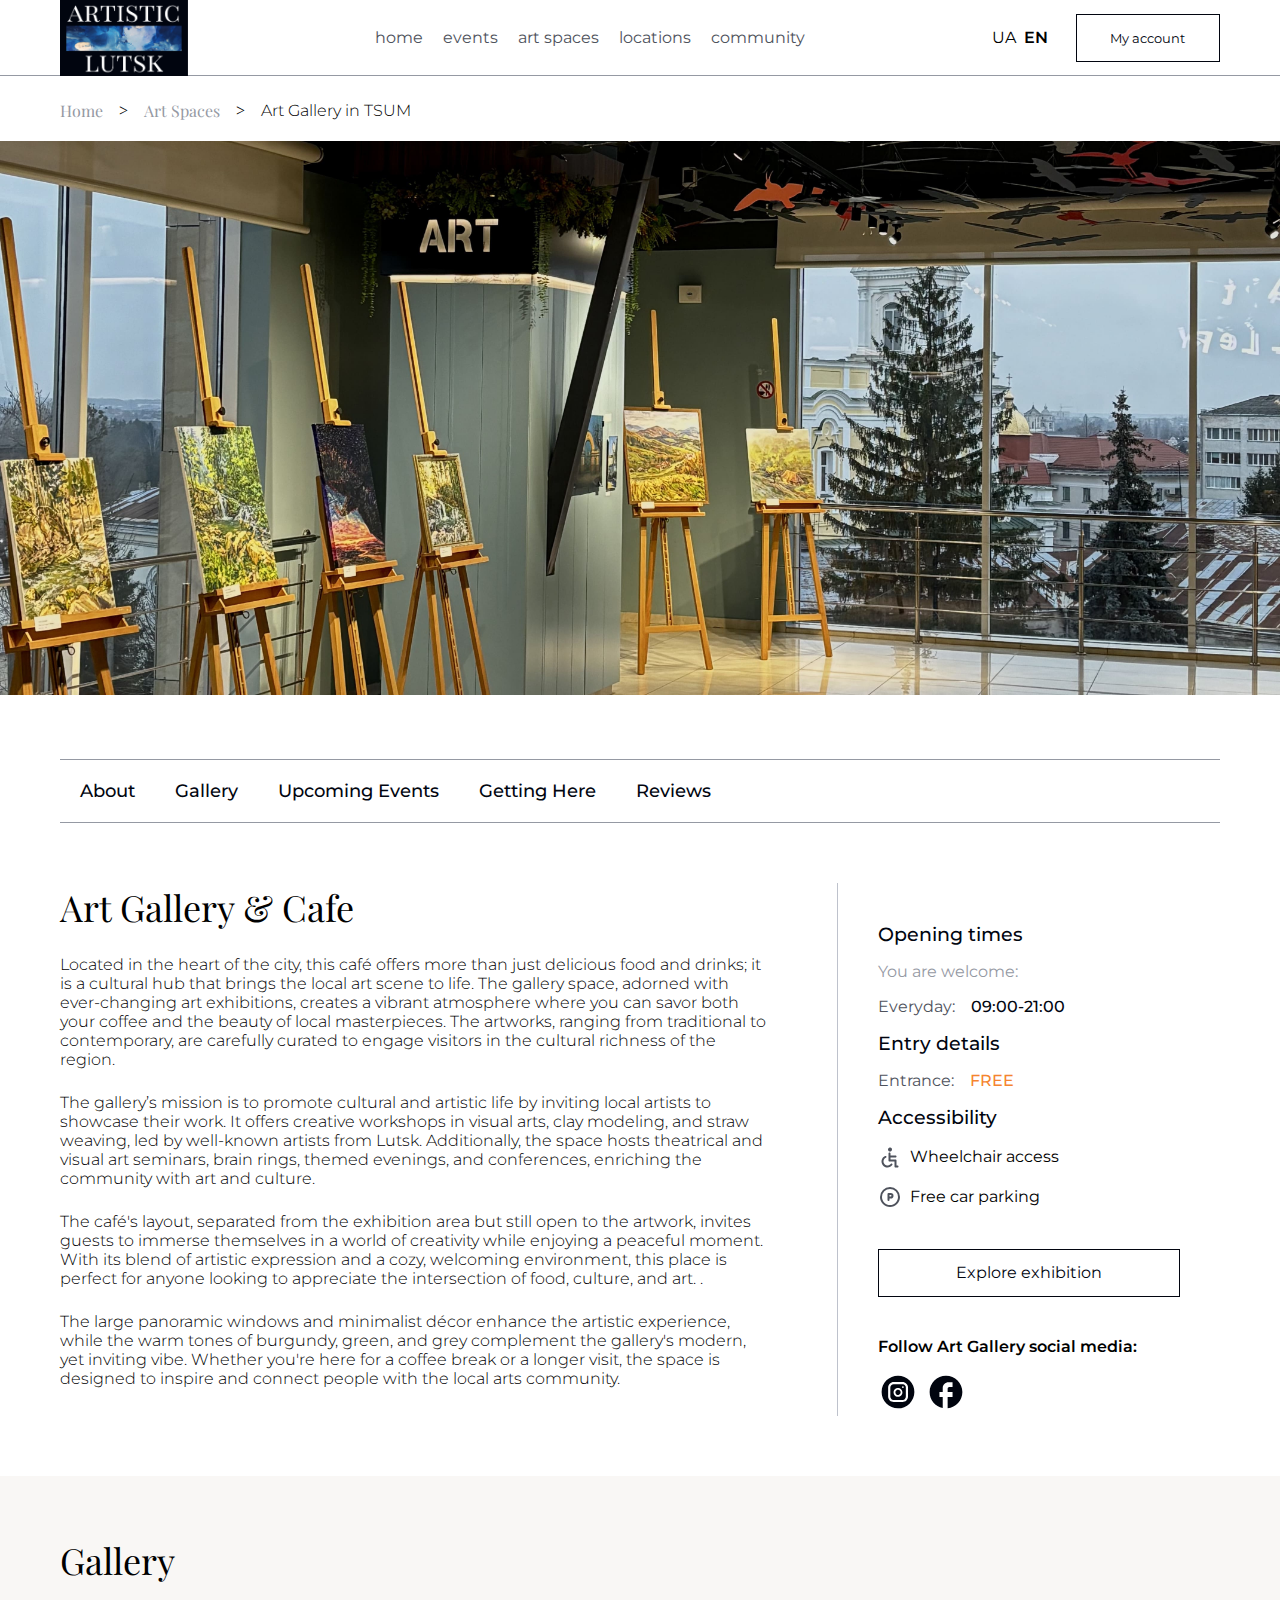
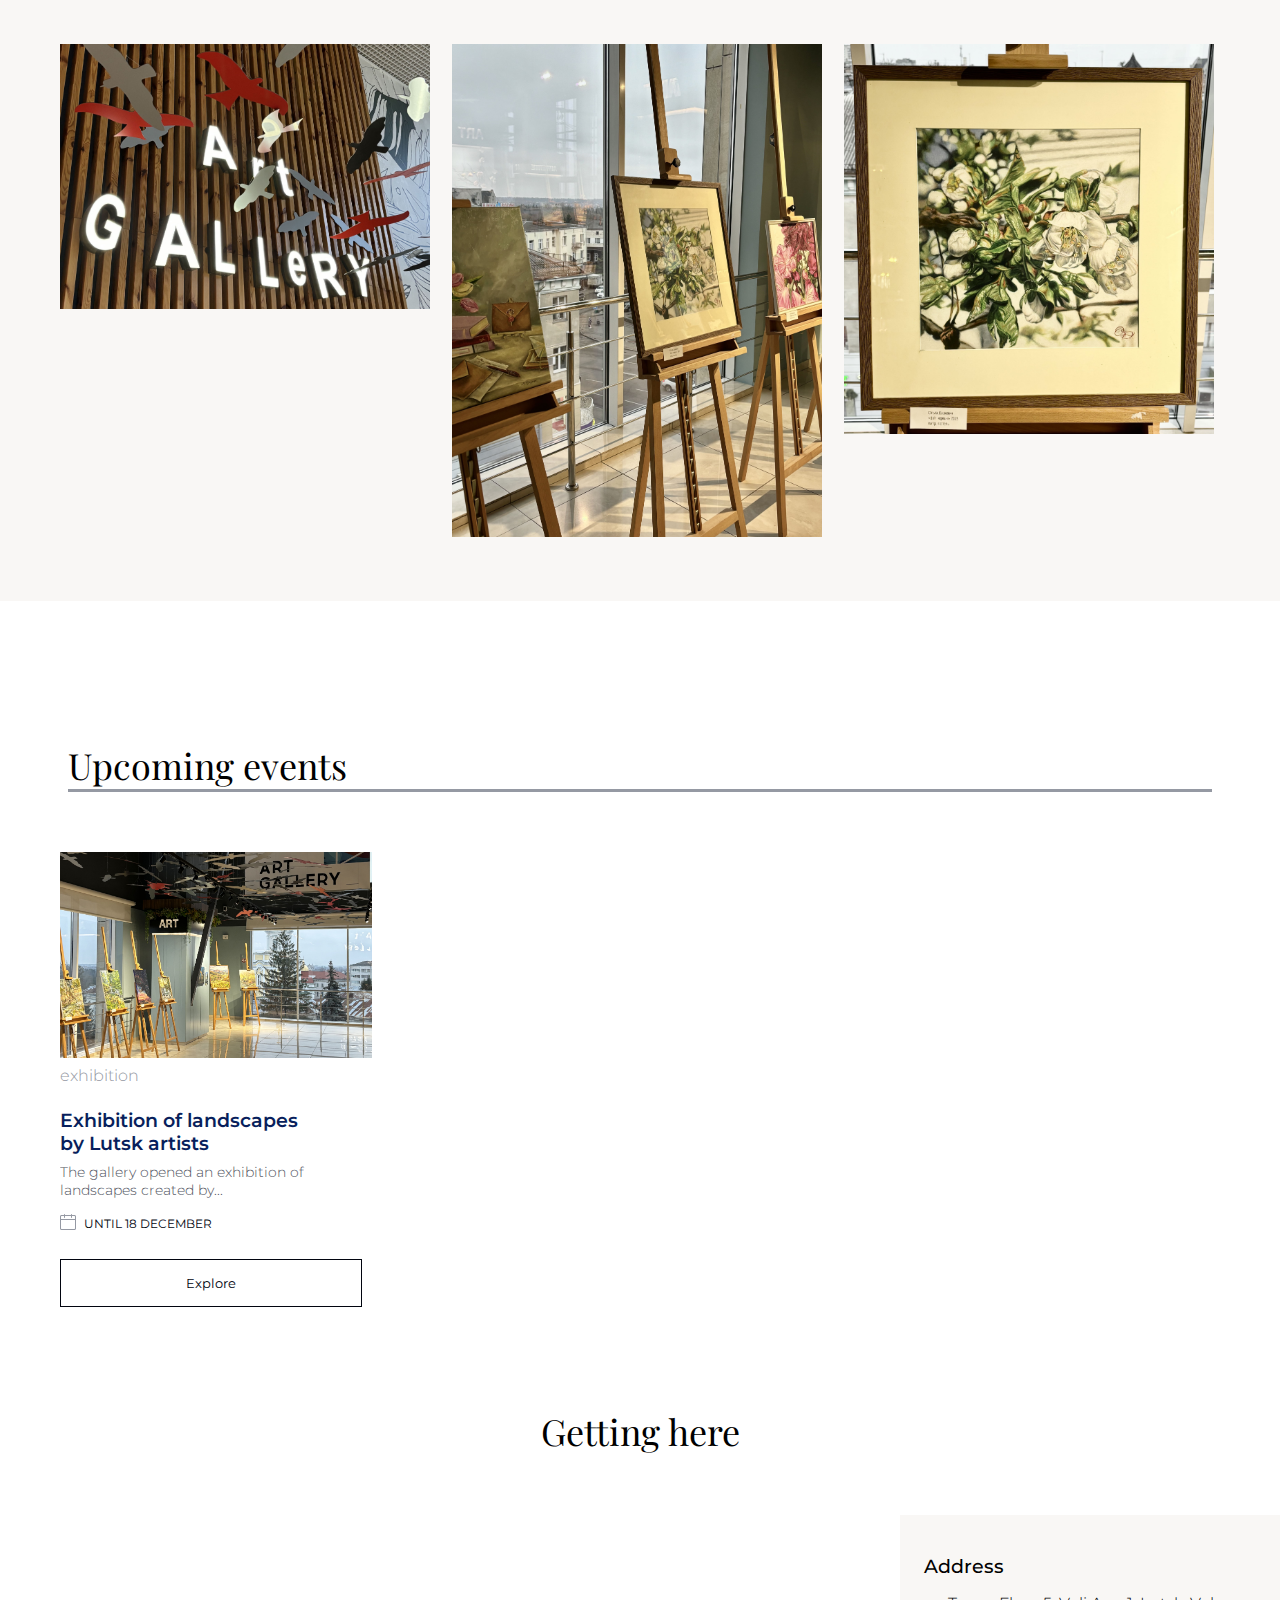
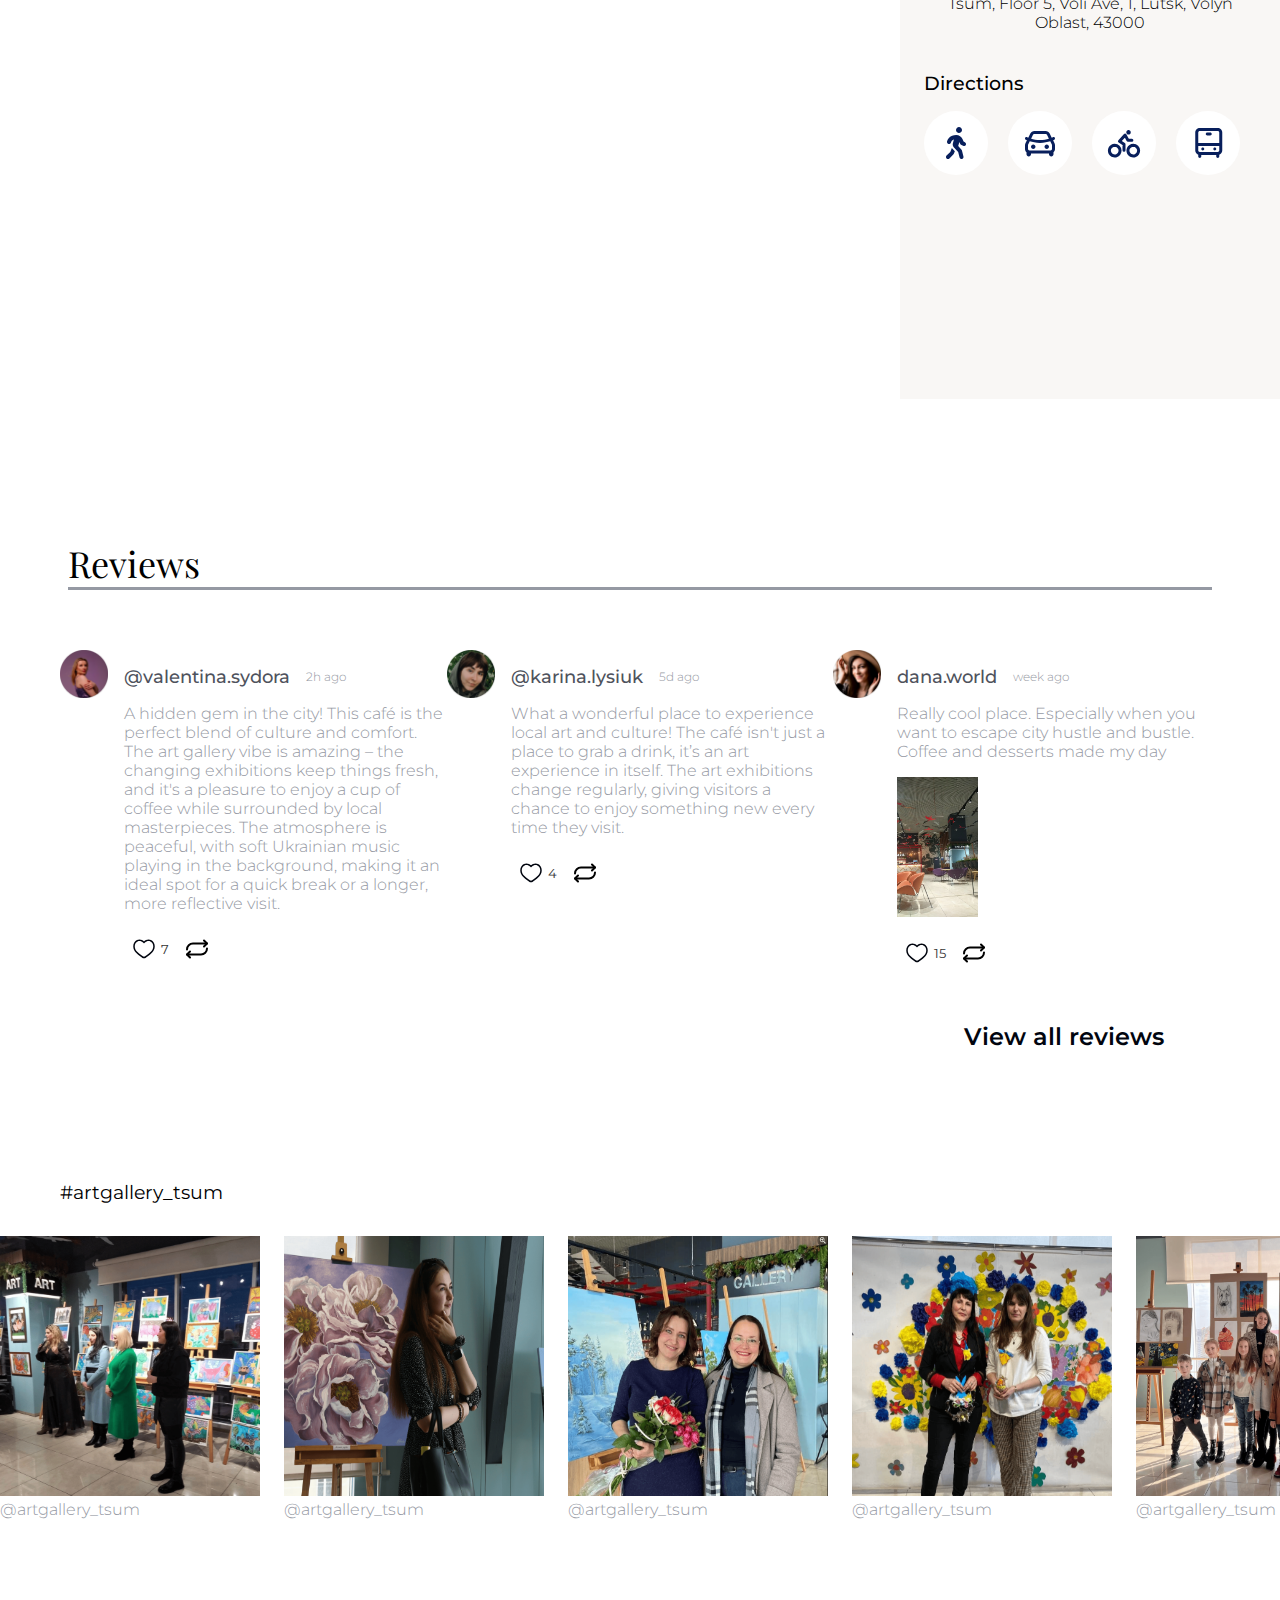
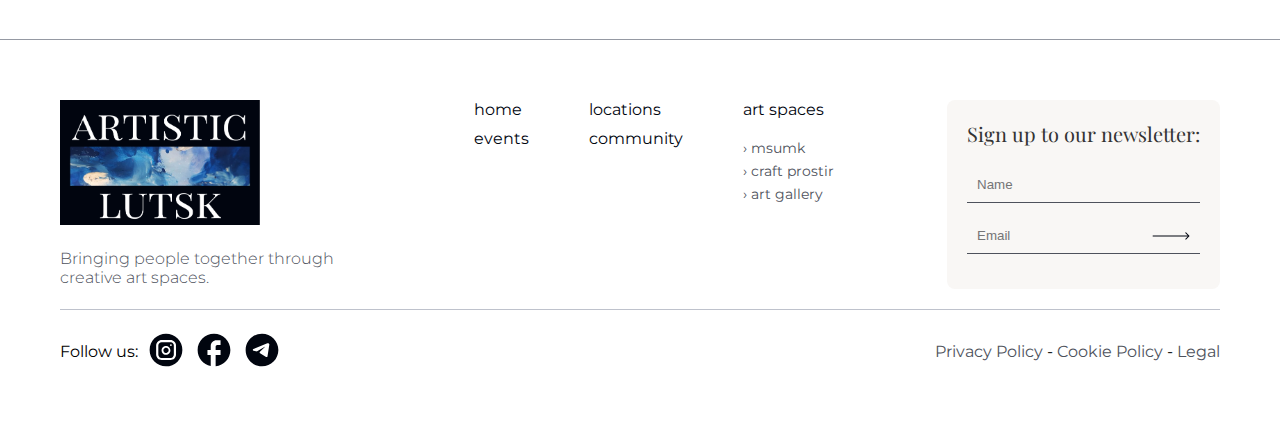
<file: artgallery.html>
<!DOCTYPE html>
<html lang="en">
  <head>
    <meta charset="UTF-8" />
    <meta name="viewport" content="width=device-width, initial-scale=1.0" />
    <link rel="stylesheet" href="css/art_space_style.css" />
    <link rel="stylesheet" href="css/header_style.css" />
    <link rel="stylesheet" href="css/footer_style.css" />
    <title>Art Gallery</title>
  </head>
  <body>
    <!--Header-->
    <div id="header"></div>

    <!--Breadcrumbs-->
    <div class="breadcrumbs">
      <a href="index.html">Home</a> &gt;
      <a href="artspaces.html">Art Spaces</a> &gt;
      <p>Art Gallery in TSUM</p>
    </div>

    <!--Hero Screen-->
    <div class="hero_screen">
      <div class="hero_image">
        <img src="assets/images/tsum_hero.jpg" alt="Hero Screen Image" />
      </div>
    </div>

    <!--Internal Navigation-->
    <div class="nav-inside">
      <a href="#about">About</a>
      <a href="#gallery">Gallery</a>
      <a href="#events">Upcoming Events</a>
      <a href="#getting-here">Getting Here</a>
      <a href="#reviews">Reviews</a>
    </div>

    <!-- About Section -->
    <section id="about" class="about">
      <div class="block_left">
        <h2>Art Gallery & Cafe</h2>
        <p>
          Located in the heart of the city, this café offers more than just
          delicious food and drinks; it is a cultural hub that brings the local
          art scene to life. The gallery space, adorned with ever-changing art
          exhibitions, creates a vibrant atmosphere where you can savor both
          your coffee and the beauty of local masterpieces. The artworks,
          ranging from traditional to contemporary, are carefully curated to
          engage visitors in the cultural richness of the region.
        </p>
        <button class="read-more-btn">Read more</button>
        <p>
          The gallery’s mission is to promote cultural and artistic life by
          inviting local artists to showcase their work. It offers creative
          workshops in visual arts, clay modeling, and straw weaving, led by
          well-known artists from Lutsk. Additionally, the space hosts
          theatrical and visual art seminars, brain rings, themed evenings, and
          conferences, enriching the community with art and culture.
        </p>
        <p>
          The café's layout, separated from the exhibition area but still open
          to the artwork, invites guests to immerse themselves in a world of
          creativity while enjoying a peaceful moment. With its blend of
          artistic expression and a cozy, welcoming environment, this place is
          perfect for anyone looking to appreciate the intersection of food,
          culture, and art. .
        </p>
        <p>
          The large panoramic windows and minimalist décor enhance the artistic
          experience, while the warm tones of burgundy, green, and grey
          complement the gallery's modern, yet inviting vibe. Whether you're
          here for a coffee break or a longer visit, the space is designed to
          inspire and connect people with the local arts community.
        </p>
      </div>

      <div class="block_right">
        <h4>Opening times</h4>
        <div class="opening-times">
          <div class="time-row">
            <span class="days wlcm_description">You are welcome:</span>
          </div>
          <div class="time-row">
            <span class="days">Everyday:</span>
            <span class="hours">09:00-21:00</span>
          </div>
        </div>

        <h4>Entry details</h4>
        <div class="entry-details">
          <div class="price-row">
            <span class="price-type">Entrance:</span>
            <span class="highlight_price">FREE</span>
          </div>
        </div>

        <h4>Accessibility</h4>
        <div class="accessibility">
          <div class="access-item">
            <img
              src="assets/icons/wheelchair_icon.svg"
              alt="Wheelchair access"
            />
            <span>Wheelchair access</span>
          </div>
          <div class="access-item">
            <img src="assets/icons/parking_icon.svg" alt="Free car parking" />
            <span>Free car parking</span>
          </div>
        </div>

        <a
          href="https://www.facebook.com/groups/580824232431963"
          class="book-entry"
          >Explore exhibition</a
        >

        <div class="social-media">
          <p>Follow Art Gallery social media:</p>
          <div class="social-icons">
            <a href="https://www.instagram.com/cymlutsk/" class="social-icon"
              ><img src="assets/icons/instagram-icon.svg" alt="Instagram"
            /></a>
            <a
              href="https://www.facebook.com/groups/580824232431963"
              class="social-icon"
              ><img src="assets/icons/facebook-icon.svg" alt="Facebook"
            /></a>
          </div>
        </div>
      </div>
    </section>

    <!-- Section Gallery-->
    <section class="gallery" id="gallery">
      <div class="gallery_content">
        <h2>Gallery</h2>
      </div>
      <div class="gallery_carousel">
        <div class="gallery_cards">
          <div class="photo_card">
            <img src="assets/images/tsum_gallery1.jpg" alt="Workshop Image" />
          </div>
          <div class="photo_card">
            <img src="assets/images/tsum_gallery2.jpg" alt="Workshop Image" />
          </div>
          <div class="photo_card">
            <img src="assets/images/tsum_gallery3.jpg" alt="Workshop Image" />
          </div>
          <div class="photo_card">
            <img src="assets/images/tsum_gallery4.jpg" alt="Workshop Image" />
          </div>
          <div class="photo_card">
            <img src="assets/images/tsum_gallery5.jpg" alt="Workshop Image" />
          </div>
          <div class="photo_card">
            <img src="assets/images/tsum_gallery6.jpg" alt="Workshop Image" />
          </div>
        </div>
      </div>
    </section>

    <!-- Upcoming events-->
    <section class="events" id="events">
      <div class="title_section">
        <h2>Upcoming events</h2>
      </div>
      <div class="events_carousel">
        <div class="events_cards">
          <div class="event_card">
            <div class="card_image">
              <img
                src="assets/images/exhibition_card.jpg"
                alt="Exhibition Image"
              />
            </div>
            <div class="card_content">
              <p class="tag">exhibition</p>
              <h4 class="title">
                Exhibition of landscapes<br />
                by Lutsk artists
              </h4>
              <p class="description">
                The gallery opened an exhibition of <br />
                landscapes created by...
              </p>
              <div class="date">
                <span class="icon">
                  <img
                    src="assets/icons/calendar_icon.svg"
                    alt="calendar_icon"
                  />
                </span>
                <span>UNTIL 18 DECEMBER</span>
              </div>
            </div>
            <button class="explore-button">Explore</button>
          </div>
        </div>
      </div>
    </section>

    <!-- Getting Here Section -->
    <section id="getting-here" class="getting-here">
      <h2>Getting here</h2>
      <div class="map_and_description">
        <div class="map">
          <iframe
            src="https://www.google.com/maps/embed?pb=!1m18!1m12!1m3!1d2524.5229239667237!2d25.32367151151341!3d50.74733676582566!2m3!1f0!2f0!3f0!3m2!1i1024!2i768!4f13.1!3m3!1m2!1s0x472599ef3e53116d%3A0x9f2378bbb3ebf4c4!2z0JDRgNGCLdCz0LDQu9C10YDQtdGP!5e0!3m2!1suk!2sua!4v1734303958225!5m2!1suk!2sua"
            width="900"
            height="480"
            style="border: 0"
            allowfullscreen=""
            loading="lazy"
            referrerpolicy="no-referrer-when-downgrade"
          ></iframe>
        </div>
        <div class="description_address_box">
          <div class="address">
            <h4>Address</h4>
            <p>Tsum, Floor 5, Voli Ave, 1, Lutsk, Volyn Oblast, 43000</p>
          </div>
          <div class="directions">
            <h4>Directions</h4>
            <div class="directions_link">
              <a
                href="https://www.google.com/maps/dir//%D0%90%D1%80%D1%82-%D0%B3%D0%B0%D0%BB%D0%B5%D1%80%D0%B5%D1%8F,+%D0%A6%D0%A3%D0%9C,+5-%D0%B9+%D0%BF%D0%BE%D0%B2%D0%B5%D1%80%D1%85,+%D0%BF%D1%80%D0%BE%D1%81%D0%BF%D0%B5%D0%BA%D1%82+%D0%92%D0%BE%D0%BB%D1%96,+1,+%D0%9B%D1%83%D1%86%D1%8C%D0%BA,+%D0%92%D0%BE%D0%BB%D0%B8%D0%BD%D1%81%D1%8C%D0%BA%D0%B0+%D0%BE%D0%B1%D0%BB%D0%B0%D1%81%D1%82%D1%8C,+43000/@50.7473368,25.3236715,17z/data=!3m1!5s0x472599c205b603d7:0x619952a59537ef7b!4m9!4m8!1m0!1m5!1m1!1s0x472599ef3e53116d:0x9f2378bbb3ebf4c4!2m2!1d25.3262518!2d50.7473334!3e2?entry=ttu&g_ep=EgoyMDI0MTIxMS4wIKXMDSoASAFQAw%3D%3D"
                ><span>
                  <img
                    src="assets/icons/walk-icon.svg"
                    alt="walk-icon"
                  /> </span
              ></a>
              <a
                href="https://www.google.com/maps/dir//%D0%90%D1%80%D1%82-%D0%B3%D0%B0%D0%BB%D0%B5%D1%80%D0%B5%D1%8F,+%D0%A6%D0%A3%D0%9C,+5-%D0%B9+%D0%BF%D0%BE%D0%B2%D0%B5%D1%80%D1%85,+%D0%BF%D1%80%D0%BE%D1%81%D0%BF%D0%B5%D0%BA%D1%82+%D0%92%D0%BE%D0%BB%D1%96,+1,+%D0%9B%D1%83%D1%86%D1%8C%D0%BA,+%D0%92%D0%BE%D0%BB%D0%B8%D0%BD%D1%81%D1%8C%D0%BA%D0%B0+%D0%BE%D0%B1%D0%BB%D0%B0%D1%81%D1%82%D1%8C,+43000/@50.7474129,25.2436792,12z/data=!3m1!5s0x472599c205b603d7:0x619952a59537ef7b!4m9!4m8!1m0!1m5!1m1!1s0x472599ef3e53116d:0x9f2378bbb3ebf4c4!2m2!1d25.3262518!2d50.7473334!3e0?entry=ttu&g_ep=EgoyMDI0MTIxMS4wIKXMDSoASAFQAw%3D%3D"
                ><span>
                  <img
                    src="assets/icons/drive-icon.svg"
                    alt="drive-icon"
                  /> </span
              ></a>
              <a
                href="https://www.google.com/maps/dir//%D0%90%D1%80%D1%82-%D0%B3%D0%B0%D0%BB%D0%B5%D1%80%D0%B5%D1%8F,+%D0%A6%D0%A3%D0%9C,+5-%D0%B9+%D0%BF%D0%BE%D0%B2%D0%B5%D1%80%D1%85,+%D0%BF%D1%80%D0%BE%D1%81%D0%BF%D0%B5%D0%BA%D1%82+%D0%92%D0%BE%D0%BB%D1%96,+1,+%D0%9B%D1%83%D1%86%D1%8C%D0%BA,+%D0%92%D0%BE%D0%BB%D0%B8%D0%BD%D1%81%D1%8C%D0%BA%D0%B0+%D0%BE%D0%B1%D0%BB%D0%B0%D1%81%D1%82%D1%8C,+43000/@50.7474129,25.2436792,12z/data=!3m2!4b1!5s0x472599c205b603d7:0x619952a59537ef7b!4m9!4m8!1m0!1m5!1m1!1s0x472599ef3e53116d:0x9f2378bbb3ebf4c4!2m2!1d25.3262518!2d50.7473334!3e1?entry=ttu&g_ep=EgoyMDI0MTIxMS4wIKXMDSoASAFQAw%3D%3D"
                ><span>
                  <img
                    src="assets/icons/cycle-icon.svg"
                    alt="cycle-icon"
                  /> </span
              ></a>
              <a
                href="https://www.google.com/maps/dir//%D0%90%D1%80%D1%82-%D0%B3%D0%B0%D0%BB%D0%B5%D1%80%D0%B5%D1%8F,+%D0%A6%D0%A3%D0%9C,+5-%D0%B9+%D0%BF%D0%BE%D0%B2%D0%B5%D1%80%D1%85,+%D0%BF%D1%80%D0%BE%D1%81%D0%BF%D0%B5%D0%BA%D1%82+%D0%92%D0%BE%D0%BB%D1%96,+1,+%D0%9B%D1%83%D1%86%D1%8C%D0%BA,+%D0%92%D0%BE%D0%BB%D0%B8%D0%BD%D1%81%D1%8C%D0%BA%D0%B0+%D0%BE%D0%B1%D0%BB%D0%B0%D1%81%D1%82%D1%8C,+43000/@50.7474129,25.2436792,12z/data=!3m2!4b1!5s0x472599c205b603d7:0x619952a59537ef7b!4m9!4m8!1m0!1m5!1m1!1s0x472599ef3e53116d:0x9f2378bbb3ebf4c4!2m2!1d25.3262518!2d50.7473334!3e3?entry=ttu&g_ep=EgoyMDI0MTIxMS4wIKXMDSoASAFQAw%3D%3D"
                ><span>
                  <img
                    src="assets/icons/ride-icon.svg"
                    alt="ride-icon"
                  /> </span
              ></a>
            </div>
          </div>
        </div>
      </div>
    </section>

    <!-- Review Section -->
    <section class="reviews" id="reviews">
      <div class="title_section">
        <h2>Reviews</h2>
      </div>
      <div class="reviews_box">
        <div class="review_card">
          <div class="avatar">
            <img src="assets/images/reviewer.png" alt="profile photo" />
          </div>
          <div class="review_card_content">
            <div class="user_info">
              <h4>@valentina.sydora</h4>
              <p>2h ago</p>
            </div>
            <p>
              A hidden gem in the city! This café is the perfect blend of
              culture and comfort. The art gallery vibe is amazing – the
              changing exhibitions keep things fresh, and it's a pleasure to
              enjoy a cup of coffee while surrounded by local masterpieces. The
              atmosphere is peaceful, with soft Ukrainian music playing in the
              background, making it an ideal spot for a quick break or a longer,
              more reflective visit.
            </p>
            <div class="review-actions">
              <button class="icon-button like-button">
                <svg
                  xmlns="http://www.w3.org/2000/svg"
                  width="24"
                  height="24"
                  viewBox="0 0 24 24"
                  fill="none"
                >
                  <path
                    d="M12 5.49999L11.46 6.01999C11.53 6.09257 11.6138 6.15031 11.7066 6.18974C11.7994 6.22918 11.8992 6.24951 12 6.24951C12.1008 6.24951 12.2006 6.22918 12.2934 6.18974C12.3862 6.15031 12.47 6.09257 12.54 6.01999L12 5.49999ZM9.426 18.322C7.91 17.127 6.253 15.96 4.938 14.48C3.65 13.028 2.75 11.335 2.75 9.13699H1.25C1.25 11.803 2.36 13.837 3.817 15.476C5.247 17.086 7.071 18.376 8.497 19.5L9.426 18.322ZM2.75 9.13699C2.75 6.98699 3.965 5.18299 5.624 4.42399C7.236 3.68699 9.402 3.88199 11.46 6.01999L12.54 4.98099C10.1 2.44399 7.264 2.02499 5 3.05999C2.786 4.07299 1.25 6.42499 1.25 9.13699H2.75ZM8.497 19.5C9.01 19.904 9.56 20.334 10.117 20.66C10.674 20.986 11.31 21.25 12 21.25V19.75C11.69 19.75 11.326 19.63 10.874 19.365C10.421 19.101 9.952 18.737 9.426 18.322L8.497 19.5ZM15.503 19.5C16.929 18.375 18.753 17.087 20.183 15.476C21.64 13.836 22.75 11.803 22.75 9.13699H21.25C21.25 11.335 20.35 13.028 19.062 14.48C17.747 15.96 16.09 17.127 14.574 18.322L15.503 19.5ZM22.75 9.13699C22.75 6.42499 21.215 4.07299 19 3.05999C16.736 2.02499 13.902 2.44399 11.46 4.97999L12.54 6.01999C14.598 3.88299 16.764 3.68699 18.376 4.42399C20.035 5.18299 21.25 6.98599 21.25 9.13699H22.75ZM14.574 18.322C14.048 18.737 13.579 19.101 13.126 19.365C12.673 19.629 12.31 19.75 12 19.75V21.25C12.69 21.25 13.326 20.985 13.883 20.66C14.441 20.334 14.99 19.904 15.503 19.5L14.574 18.322Z"
                    fill="#01050F"
                  />
                </svg>
                <span class="like-count">7</span>
              </button>
              <button class="icon-button repost-button">
                <svg
                  xmlns="http://www.w3.org/2000/svg"
                  width="24"
                  height="24"
                  viewBox="0 0 24 24"
                  fill="none"
                >
                  <path
                    d="M2 12.5C2 9.175 4.698 6.5 8 6.5H22"
                    stroke="black"
                    stroke-width="2"
                    stroke-linecap="round"
                    stroke-linejoin="round"
                  />
                  <path
                    d="M19 3.5L22 6.5L19 9.5M22 11.5C22 14.825 19.302 17.5 16 17.5H2"
                    stroke="black"
                    stroke-width="2"
                    stroke-linecap="round"
                    stroke-linejoin="round"
                  />
                  <path
                    d="M5 20.5L2 17.5L5 14.5"
                    stroke="black"
                    stroke-width="2"
                    stroke-linecap="round"
                    stroke-linejoin="round"
                  />
                </svg>
              </button>
            </div>
          </div>
        </div>

        <div class="review_card">
          <div class="avatar">
            <img src="assets/images/rewiever7.png" alt="profile photo" />
          </div>
          <div class="review_card_content">
            <div class="user_info">
              <h4>@karina.lysiuk</h4>
              <p>5d ago</p>
            </div>
            <p>
              What a wonderful place to experience local art and culture! The
              café isn't just a place to grab a drink, it’s an art experience in
              itself. The art exhibitions change regularly, giving visitors a
              chance to enjoy something new every time they visit.
            </p>
            <div class="review-actions">
              <button class="icon-button like-button">
                <svg
                  xmlns="http://www.w3.org/2000/svg"
                  width="24"
                  height="24"
                  viewBox="0 0 24 24"
                  fill="none"
                >
                  <path
                    d="M12 5.49999L11.46 6.01999C11.53 6.09257 11.6138 6.15031 11.7066 6.18974C11.7994 6.22918 11.8992 6.24951 12 6.24951C12.1008 6.24951 12.2006 6.22918 12.2934 6.18974C12.3862 6.15031 12.47 6.09257 12.54 6.01999L12 5.49999ZM9.426 18.322C7.91 17.127 6.253 15.96 4.938 14.48C3.65 13.028 2.75 11.335 2.75 9.13699H1.25C1.25 11.803 2.36 13.837 3.817 15.476C5.247 17.086 7.071 18.376 8.497 19.5L9.426 18.322ZM2.75 9.13699C2.75 6.98699 3.965 5.18299 5.624 4.42399C7.236 3.68699 9.402 3.88199 11.46 6.01999L12.54 4.98099C10.1 2.44399 7.264 2.02499 5 3.05999C2.786 4.07299 1.25 6.42499 1.25 9.13699H2.75ZM8.497 19.5C9.01 19.904 9.56 20.334 10.117 20.66C10.674 20.986 11.31 21.25 12 21.25V19.75C11.69 19.75 11.326 19.63 10.874 19.365C10.421 19.101 9.952 18.737 9.426 18.322L8.497 19.5ZM15.503 19.5C16.929 18.375 18.753 17.087 20.183 15.476C21.64 13.836 22.75 11.803 22.75 9.13699H21.25C21.25 11.335 20.35 13.028 19.062 14.48C17.747 15.96 16.09 17.127 14.574 18.322L15.503 19.5ZM22.75 9.13699C22.75 6.42499 21.215 4.07299 19 3.05999C16.736 2.02499 13.902 2.44399 11.46 4.97999L12.54 6.01999C14.598 3.88299 16.764 3.68699 18.376 4.42399C20.035 5.18299 21.25 6.98599 21.25 9.13699H22.75ZM14.574 18.322C14.048 18.737 13.579 19.101 13.126 19.365C12.673 19.629 12.31 19.75 12 19.75V21.25C12.69 21.25 13.326 20.985 13.883 20.66C14.441 20.334 14.99 19.904 15.503 19.5L14.574 18.322Z"
                    fill="#01050F"
                  />
                </svg>
                <span class="like-count">4</span>
              </button>
              <button class="icon-button repost-button">
                <svg
                  xmlns="http://www.w3.org/2000/svg"
                  width="24"
                  height="24"
                  viewBox="0 0 24 24"
                  fill="none"
                >
                  <path
                    d="M2 12.5C2 9.175 4.698 6.5 8 6.5H22"
                    stroke="black"
                    stroke-width="2"
                    stroke-linecap="round"
                    stroke-linejoin="round"
                  />
                  <path
                    d="M19 3.5L22 6.5L19 9.5M22 11.5C22 14.825 19.302 17.5 16 17.5H2"
                    stroke="black"
                    stroke-width="2"
                    stroke-linecap="round"
                    stroke-linejoin="round"
                  />
                  <path
                    d="M5 20.5L2 17.5L5 14.5"
                    stroke="black"
                    stroke-width="2"
                    stroke-linecap="round"
                    stroke-linejoin="round"
                  />
                </svg>
              </button>
            </div>
          </div>
        </div>

        <div class="review_card">
          <div class="avatar">
            <img src="assets/images/reviewer8.png" alt="profile photo" />
          </div>
          <div class="review_card_content">
            <div class="user_info">
              <h4>dana.world</h4>
              <p>week ago</p>
            </div>
            <p>
              Really cool place. Especially when you want to escape city hustle
              and bustle. Coffee and desserts made my day
            </p>
            <div class="review_images">
              <img src="assets/images/reviewpost7.jpg" alt="review post" />
            </div>
            <div class="review-actions">
              <button class="icon-button like-button">
                <svg
                  xmlns="http://www.w3.org/2000/svg"
                  width="24"
                  height="24"
                  viewBox="0 0 24 24"
                  fill="none"
                >
                  <path
                    d="M12 5.49999L11.46 6.01999C11.53 6.09257 11.6138 6.15031 11.7066 6.18974C11.7994 6.22918 11.8992 6.24951 12 6.24951C12.1008 6.24951 12.2006 6.22918 12.2934 6.18974C12.3862 6.15031 12.47 6.09257 12.54 6.01999L12 5.49999ZM9.426 18.322C7.91 17.127 6.253 15.96 4.938 14.48C3.65 13.028 2.75 11.335 2.75 9.13699H1.25C1.25 11.803 2.36 13.837 3.817 15.476C5.247 17.086 7.071 18.376 8.497 19.5L9.426 18.322ZM2.75 9.13699C2.75 6.98699 3.965 5.18299 5.624 4.42399C7.236 3.68699 9.402 3.88199 11.46 6.01999L12.54 4.98099C10.1 2.44399 7.264 2.02499 5 3.05999C2.786 4.07299 1.25 6.42499 1.25 9.13699H2.75ZM8.497 19.5C9.01 19.904 9.56 20.334 10.117 20.66C10.674 20.986 11.31 21.25 12 21.25V19.75C11.69 19.75 11.326 19.63 10.874 19.365C10.421 19.101 9.952 18.737 9.426 18.322L8.497 19.5ZM15.503 19.5C16.929 18.375 18.753 17.087 20.183 15.476C21.64 13.836 22.75 11.803 22.75 9.13699H21.25C21.25 11.335 20.35 13.028 19.062 14.48C17.747 15.96 16.09 17.127 14.574 18.322L15.503 19.5ZM22.75 9.13699C22.75 6.42499 21.215 4.07299 19 3.05999C16.736 2.02499 13.902 2.44399 11.46 4.97999L12.54 6.01999C14.598 3.88299 16.764 3.68699 18.376 4.42399C20.035 5.18299 21.25 6.98599 21.25 9.13699H22.75ZM14.574 18.322C14.048 18.737 13.579 19.101 13.126 19.365C12.673 19.629 12.31 19.75 12 19.75V21.25C12.69 21.25 13.326 20.985 13.883 20.66C14.441 20.334 14.99 19.904 15.503 19.5L14.574 18.322Z"
                    fill="#01050F"
                  />
                </svg>
                <span class="like-count">15</span>
              </button>
              <button class="icon-button repost-button">
                <svg
                  xmlns="http://www.w3.org/2000/svg"
                  width="24"
                  height="24"
                  viewBox="0 0 24 24"
                  fill="none"
                >
                  <path
                    d="M2 12.5C2 9.175 4.698 6.5 8 6.5H22"
                    stroke="black"
                    stroke-width="2"
                    stroke-linecap="round"
                    stroke-linejoin="round"
                  />
                  <path
                    d="M19 3.5L22 6.5L19 9.5M22 11.5C22 14.825 19.302 17.5 16 17.5H2"
                    stroke="black"
                    stroke-width="2"
                    stroke-linecap="round"
                    stroke-linejoin="round"
                  />
                  <path
                    d="M5 20.5L2 17.5L5 14.5"
                    stroke="black"
                    stroke-width="2"
                    stroke-linecap="round"
                    stroke-linejoin="round"
                  />
                </svg>
              </button>
            </div>
          </div>
        </div>
      </div>

      <div class="view-all-container">
        <button class="view-all-button">View all reviews</button>
      </div>
    </section>

    <!--Gallery Section-->
    <section class="gallery_posts">
      <div class="hashtags">
        <h4 id="artgallery_tsum">#artgallery_tsum</h4>
      </div>
      <div class="gallery_track">
        <div class="posts">
          <a href="https://www.facebook.com/groups/580824232431963/media"
            ><div class="post_card">
              <img src="assets/images/tsum_post1.png" alt="Post Image 1" />
              <p>@artgallery_tsum</p>
            </div></a
          >
          <a href="https://www.facebook.com/groups/580824232431963/media/"
            ><div class="post_card">
              <img src="assets/images/tsum_post2.png" alt="Post Image 2" />
              <p>@artgallery_tsum</p>
            </div></a
          >
          <a href="https://www.facebook.com/groups/580824232431963/media"
            ><div class="post_card">
              <img src="assets/images/tsum_post3.png" alt="Post Image 3" />
              <p>@artgallery_tsum</p>
            </div></a
          >
          <a href="https://www.facebook.com/groups/580824232431963/media"
            ><div class="post_card">
              <img src="assets/images/tsum_post4.png" alt="Post Image 4" />
              <p>@artgallery_tsum</p>
            </div></a
          >
          <a href="https://www.facebook.com/groups/580824232431963/media"
            ><div class="post_card">
              <img src="assets/images/tsum_post5.png" alt="Post Image 5" />
              <p>@artgallery_tsum</p>
            </div></a
          >
          <a href="https://www.facebook.com/groups/580824232431963/media"
            ><div class="post_card">
              <img src="assets/images/tsum_post6.png" alt="Post Image 5" />
              <p>@artgallery_tsum</p>
            </div></a
          >
        </div>
      </div>
    </section>

    <!--Footer-->
    <div id="footer"></div>

    <script src="script.js"></script>
  </body>
</html>
</file>
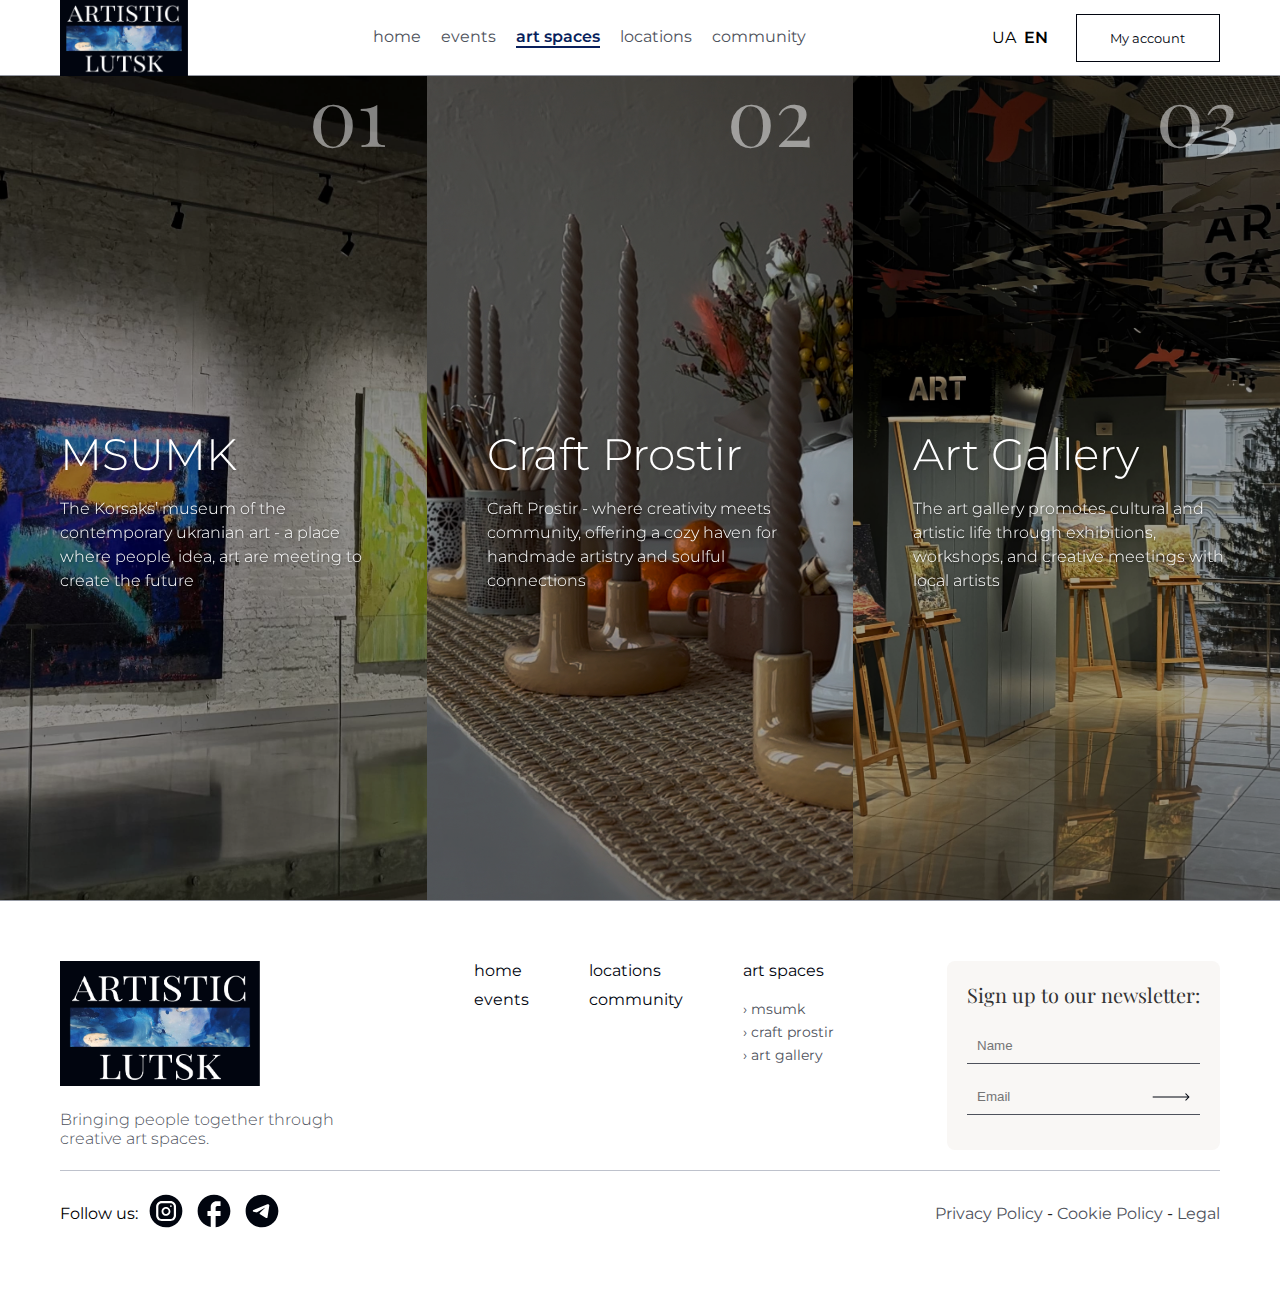
<file: artspaces.html>
<!DOCTYPE html>
<html lang="en">
  <head>
    <meta charset="UTF-8" />
    <meta name="viewport" content="width=device-width, initial-scale=1.0" />
    <link rel="stylesheet" href="css/art_space_style.css" />
    <link rel="stylesheet" href="css/header_style.css" />
    <link rel="stylesheet" href="css/footer_style.css" />
    <title>Art Spaces</title>
  </head>
  <body>
    <!--Header-->
    <div id="header"></div>

    <!-- Three blocks container -->
    <div class="blocks-container">
      <a href="msumk.html" class="block" id="block1">
        <div class="block-number">
          <h1>01</h1>
        </div>
        <div class="block-content">
          <h3>MSUMK</h3>
          <p>
            The Korsaks’ museum of the contemporary ukranian art - a place where
            people, idea, art are meeting to create the future
          </p>
        </div>
      </a>
      <a href="craft.html" class="block" id="block2">
        <div class="block-number">
          <h1>02</h1>
        </div>
        <div class="block-content">
          <h3>Craft Prostir</h3>
          <p>
            Craft Prostir - where creativity meets community, offering a cozy
            haven for handmade artistry and soulful connections
          </p>
        </div>
      </a>
      <a href="artgallery.html" class="block" id="block3">
        <div class="block-number">
          <h1>03</h1>
        </div>
        <div class="block-content">
          <h3>Art Gallery</h3>
          <p>
            The art gallery promotes cultural and artistic life through
            exhibitions, workshops, and creative meetings with local artists
          </p>
        </div>
      </a>
    </div>

    <!-- Footer Section -->
    <div id="footer"></div>

    <!-- Scripts -->
    <script src="script.js"></script>
  </body>
</html>
</file>
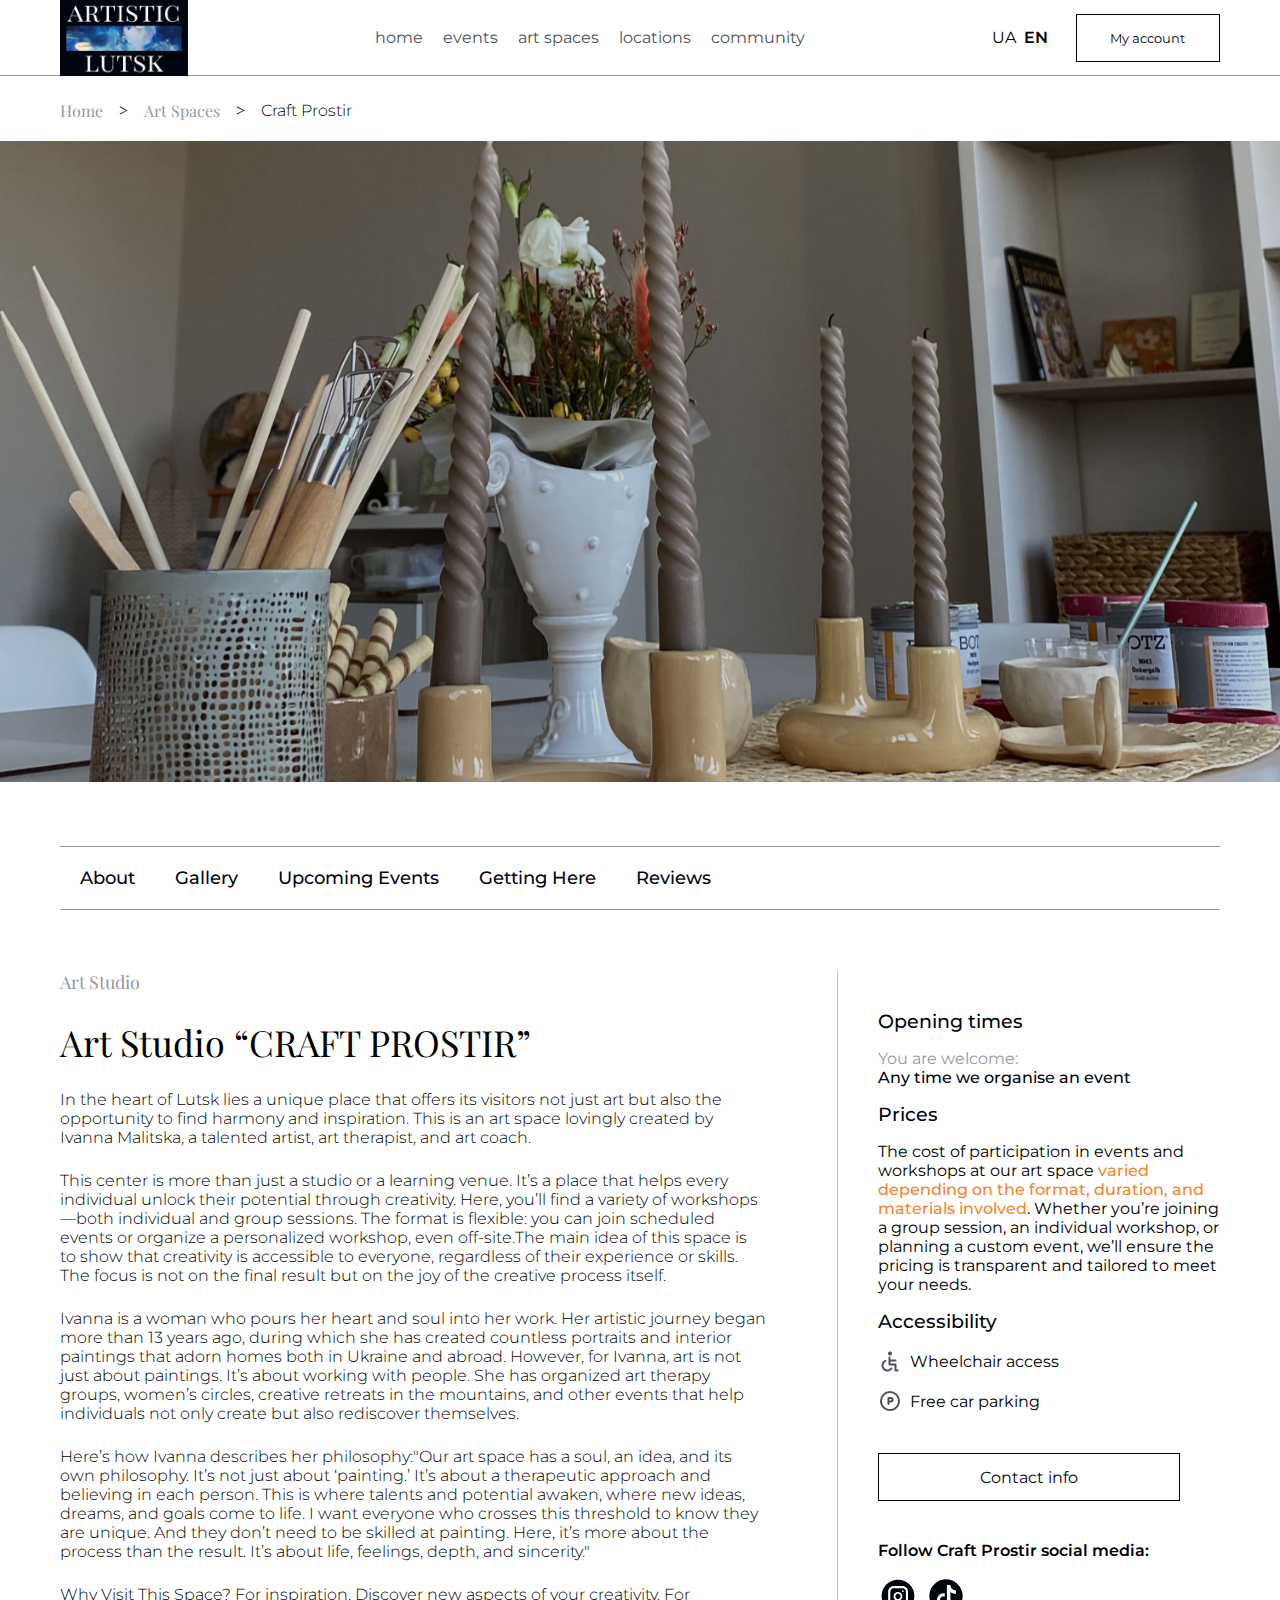
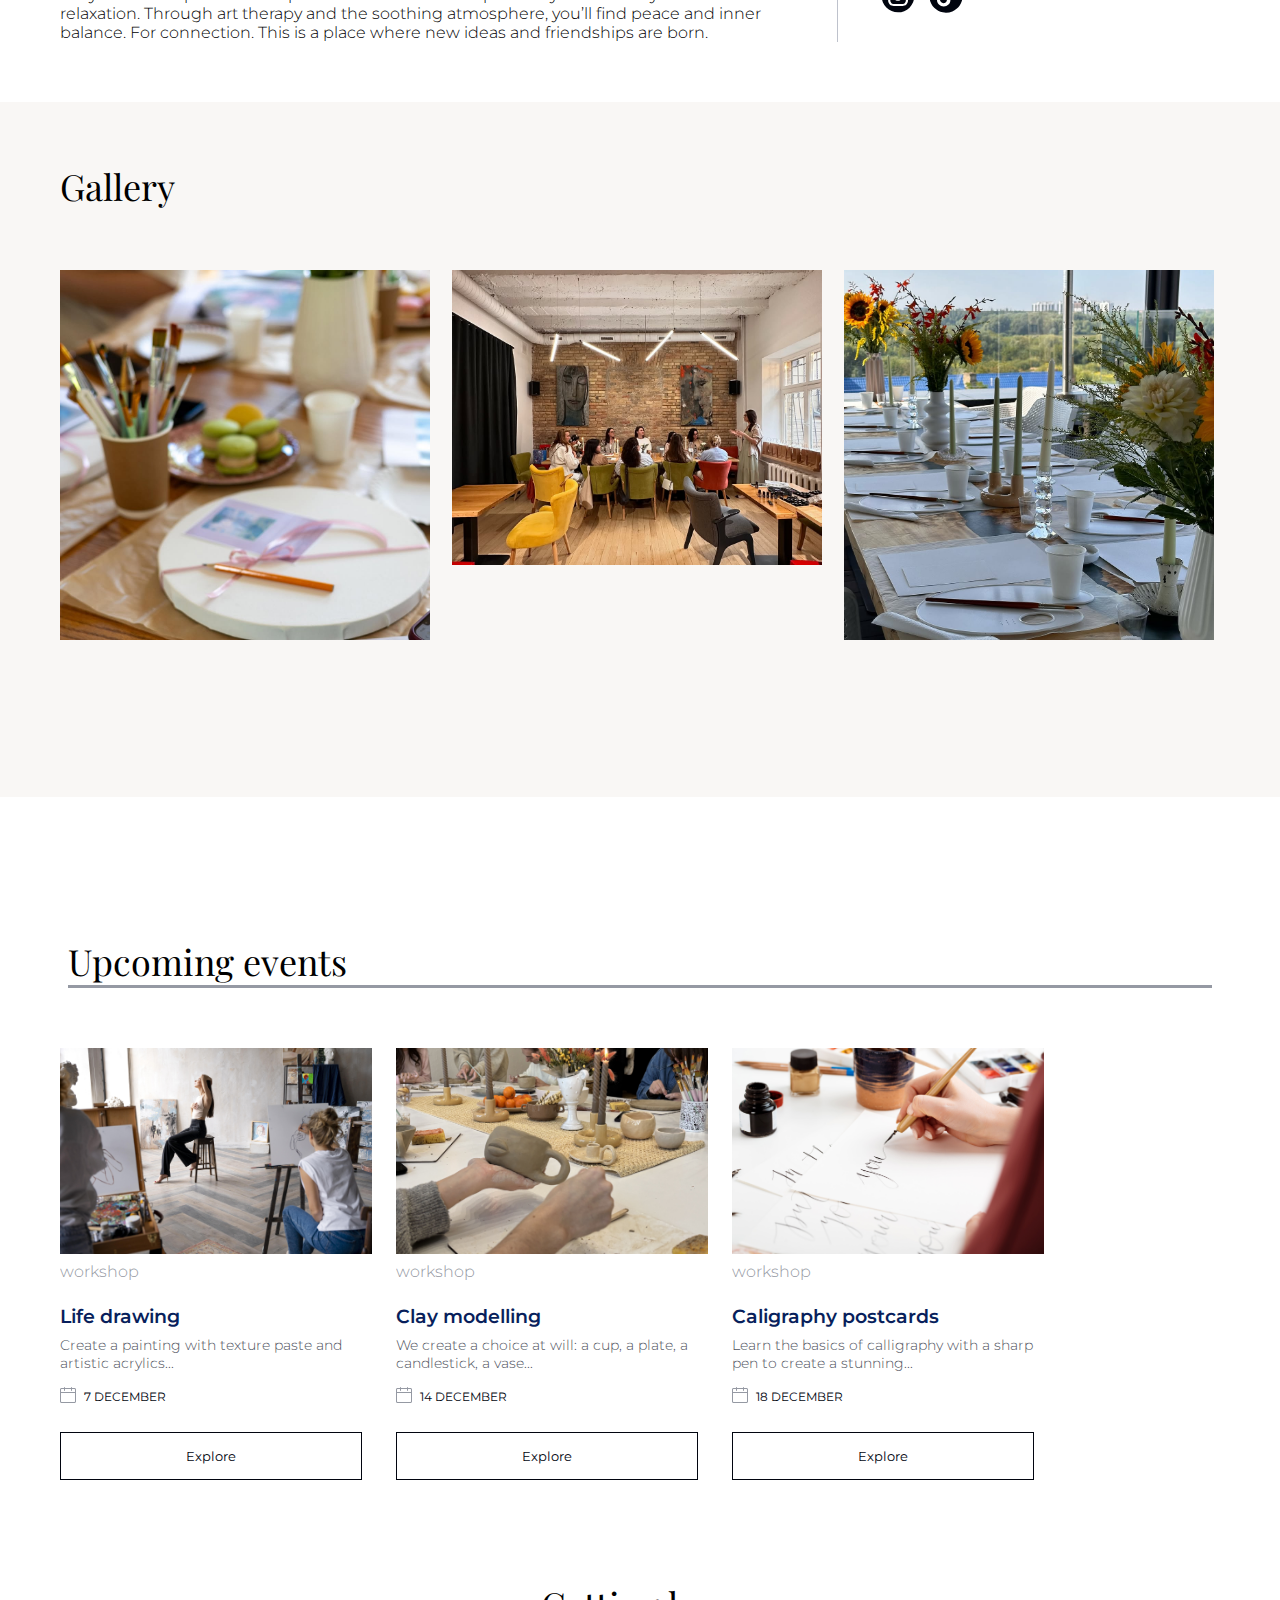
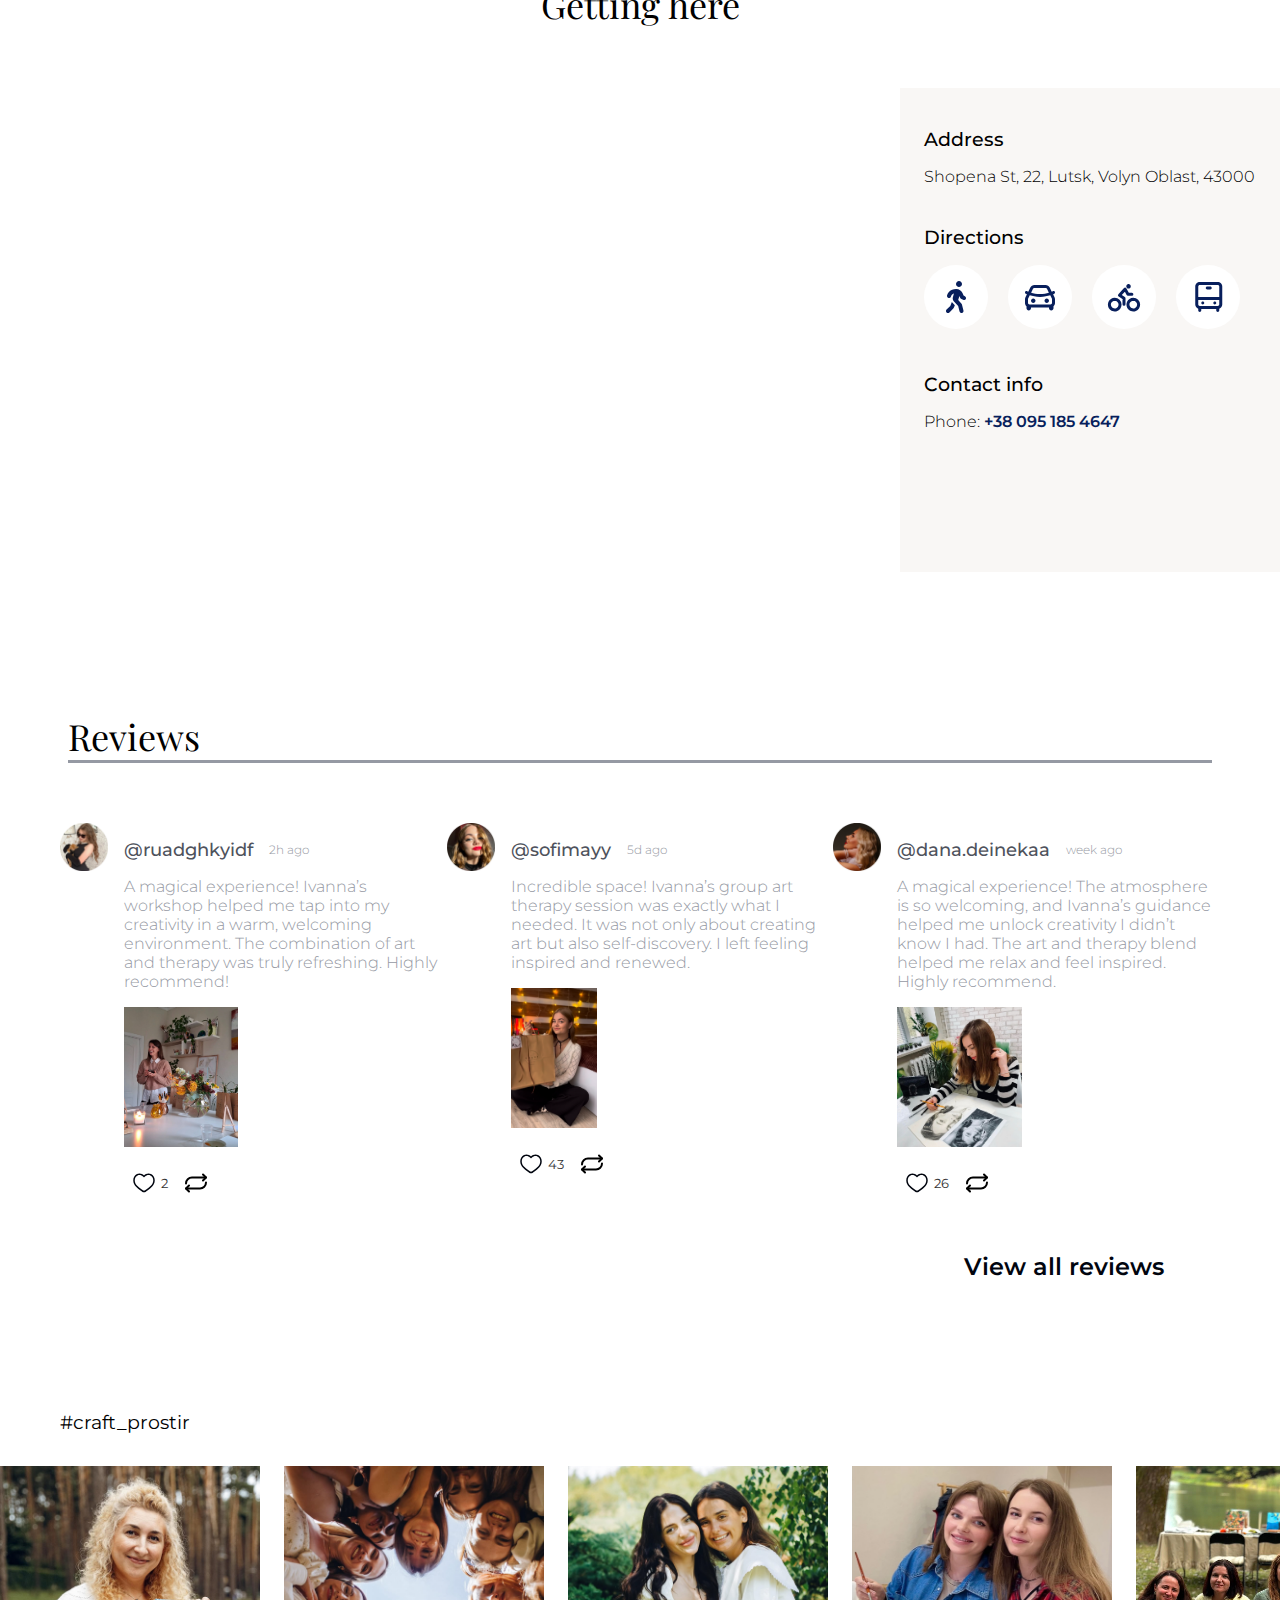
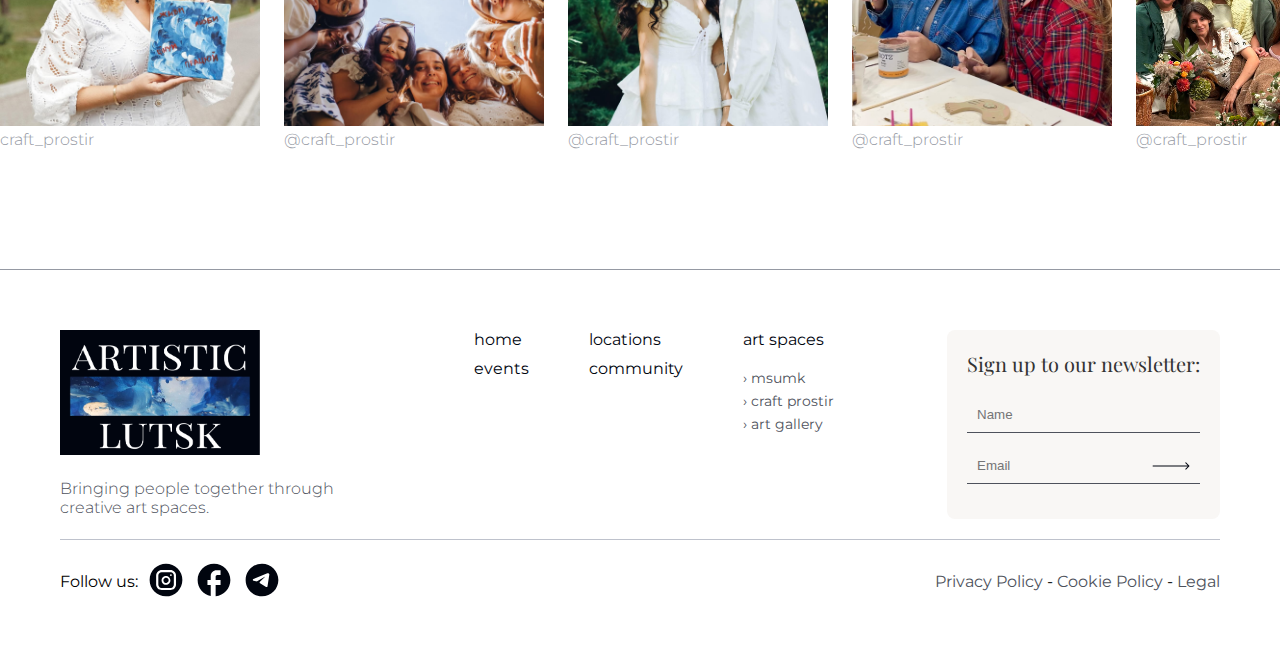
<file: craft.html>
<!DOCTYPE html>
<html lang="en">
  <head>
    <meta charset="UTF-8" />
    <meta name="viewport" content="width=device-width, initial-scale=1.0" />
    <link rel="stylesheet" href="css/art_space_style.css" />
    <link rel="stylesheet" href="css/header_style.css" />
    <link rel="stylesheet" href="css/footer_style.css" />
    <title>Art Spaces</title>
  </head>
  <body>
    <!--Header-->
    <div id="header"></div>

    <!--Breadcrumbs-->
    <div class="breadcrumbs">
      <a href="index.html">Home</a> &gt;
      <a href="artspaces.html">Art Spaces</a> &gt;
      <p>Craft Prostir</p>
    </div>

    <!--Hero Screen-->
    <div class="hero_screen">
      <div class="hero_image">
        <img src="assets/images/craft_hero.jpg" alt="Hero Screen Image" />
      </div>
    </div>

    <!--Internal Navigation-->
    <div class="nav-inside">
      <a href="#about">About</a>
      <a href="#gallery">Gallery</a>
      <a href="#events">Upcoming Events</a>
      <a href="#getting-here">Getting Here</a>
      <a href="#reviews">Reviews</a>
    </div>

    <!-- About Section -->
    <section id="about" class="about">
      <div class="block_left">
        <h2 class="title_about">Art Studio</h2>
        <h2>Art Studio “CRAFT PROSTIR”</h2>
        <p>
          In the heart of Lutsk lies a unique place that offers its visitors not
          just art but also the opportunity to find harmony and inspiration.
          This is an art space lovingly created by Ivanna Malitska, a talented
          artist, art therapist, and art coach.
        </p>
        <button class="read-more-btn">Read more</button>
        <p>
          This center is more than just a studio or a learning venue. It’s a
          place that helps every individual unlock their potential through
          creativity. Here, you’ll find a variety of workshops—both individual
          and group sessions. The format is flexible: you can join scheduled
          events or organize a personalized workshop, even off-site.The main
          idea of this space is to show that creativity is accessible to
          everyone, regardless of their experience or skills. The focus is not
          on the final result but on the joy of the creative process itself.
        </p>
        <p>
          Ivanna is a woman who pours her heart and soul into her work. Her
          artistic journey began more than 13 years ago, during which she has
          created countless portraits and interior paintings that adorn homes
          both in Ukraine and abroad. However, for Ivanna, art is not just about
          paintings. It’s about working with people. She has organized art
          therapy groups, women’s circles, creative retreats in the mountains,
          and other events that help individuals not only create but also
          rediscover themselves.
        </p>
        <p>
          Here’s how Ivanna describes her philosophy:"Our art space has a soul,
          an idea, and its own philosophy. It’s not just about ‘painting.’ It’s
          about a therapeutic approach and believing in each person. This is
          where talents and potential awaken, where new ideas, dreams, and goals
          come to life. I want everyone who crosses this threshold to know they
          are unique. And they don’t need to be skilled at painting. Here, it’s
          more about the process than the result. It’s about life, feelings,
          depth, and sincerity."
        </p>
        <p>
          Why Visit This Space? For inspiration. Discover new aspects of your
          creativity. For relaxation. Through art therapy and the soothing
          atmosphere, you’ll find peace and inner balance. For connection. This
          is a place where new ideas and friendships are born.
        </p>
      </div>

      <div class="block_right">
        <h4>Opening times</h4>
        <div class="opening-times">
          <div class="time-row">
            <span class="hours">
              <span class="wlcm_description">You are welcome:</span> <br />Any
              time we organise an event</span
            >
          </div>
        </div>

        <h4>Prices</h4>
        <div class="entry-details">
          <div class="price-row">
            <span class="price-forcraft"
              >The cost of participation in events and workshops at our art
              space
              <span class="highlight_price"
                >varied depending on the format, duration, and materials
                involved</span
              >. Whether you’re joining a group session, an individual workshop,
              or planning a custom event, we’ll ensure the pricing is
              transparent and tailored to meet your needs.</span
            >
          </div>
        </div>

        <h4>Accessibility</h4>
        <div class="accessibility">
          <div class="access-item">
            <img
              src="assets/icons/wheelchair_icon.svg"
              alt="Wheelchair access"
            />
            <span>Wheelchair access</span>
          </div>
          <div class="access-item">
            <img src="assets/icons/parking_icon.svg" alt="Free car parking" />
            <span>Free car parking</span>
          </div>
        </div>

        <a href="https://www.instagram.com/craft_prostir/" class="book-entry"
          >Contact info</a
        >

        <div class="social-media">
          <p>Follow Craft Prostir social media:</p>
          <div class="social-icons">
            <a
              href="https://www.instagram.com/craft_prostir/"
              class="social-icon"
              ><img src="assets/icons/instagram-icon.svg" alt="Instagram"
            /></a>
            <a href="https://www.tiktok.com/@craft.prostir" class="social-icon"
              ><img src="assets/icons/tiktok_icon.svg" alt="TikTok"
            /></a>
          </div>
        </div>
      </div>
    </section>

    <!-- Section Gallery-->
    <section class="gallery" id="gallery">
      <div class="gallery_content">
        <h2>Gallery</h2>
      </div>
      <div class="gallery_carousel">
        <div class="gallery_cards">
          <div class="photo_card">
            <img src="assets/images/craft_gallery1.jpg" alt="Workshop Image" />
          </div>
          <div class="photo_card">
            <img src="assets/images/craft_gallery2.jpg" alt="Workshop Image" />
          </div>
          <div class="photo_card">
            <img src="assets/images/craft_gallery3.jpg" alt="Workshop Image" />
          </div>
          <div class="photo_card">
            <img src="assets/images/craft_gallery4.jpg" alt="Workshop Image" />
          </div>
          <div class="photo_card">
            <img src="assets/images/craft_gallery5.jpg" alt="Workshop Image" />
          </div>
          <div class="photo_card">
            <img src="assets/images/craft_gallery6.jpg" alt="Workshop Image" />
          </div>
          <div class="photo_card">
            <img src="assets/images/craft_gallery7.jpg" alt="Workshop Image" />
          </div>
          <div class="photo_card">
            <img src="assets/images/craft_gallery8.jpg" alt="Workshop Image" />
          </div>
          <div class="photo_card">
            <img src="assets/images/craft_gallery9.jpg" alt="Workshop Image" />
          </div>
        </div>
      </div>
    </section>

    <!-- Upcoming events-->
    <section class="events" id="events">
      <div class="title_section">
        <h2>Upcoming events</h2>
      </div>
      <div class="events_carousel">
        <div class="events_cards">
          <div class="event_card">
            <div class="card_image">
              <img
                src="assets/images/life_drawing_card.jpg"
                alt="Life Drawing Image"
              />
            </div>
            <div class="card_content">
              <p class="tag">workshop</p>
              <h4 class="title">Life drawing</h4>
              <p class="description">
                Create a painting with texture paste and <br />
                artistic acrylics...
              </p>
              <div class="date">
                <span class="icon">
                  <img
                    src="assets/icons/calendar_icon.svg"
                    alt="calendar_icon"
                  />
                </span>
                <span>7 DECEMBER</span>
              </div>
            </div>
            <button class="explore-button">Explore</button>
          </div>

          <div class="event_card">
            <div class="card_image">
              <img
                src="assets/images/clay_card.jpg"
                alt="Clay Workshop Image"
              />
            </div>
            <div class="card_content">
              <p class="tag">workshop</p>
              <h4 class="title">Clay modelling</h4>
              <p class="description">
                We create a choice at will: a cup, a plate, a <br />
                candlestick, a vase...
              </p>
              <div class="date">
                <span class="icon">
                  <img
                    src="assets/icons/calendar_icon.svg"
                    alt="calendar_icon"
                  />
                </span>
                <span>14 DECEMBER</span>
              </div>
            </div>
            <button class="explore-button">Explore</button>
          </div>

          <div class="event_card">
            <div class="card_image">
              <img
                src="assets/images/caligraphy_card.jpg"
                alt="Caligraphy Image"
              />
            </div>
            <div class="card_content">
              <p class="tag">workshop</p>
              <h4 class="title">Caligraphy postcards</h4>
              <p class="description">
                Learn the basics of calligraphy with a sharp<br />
                pen to create a stunning...
              </p>
              <div class="date">
                <span class="icon">
                  <img
                    src="assets/icons/calendar_icon.svg"
                    alt="calendar_icon"
                  />
                </span>
                <span>18 DECEMBER</span>
              </div>
            </div>
            <button class="explore-button">Explore</button>
          </div>
        </div>
      </div>
    </section>

    <!-- Getting Here Section -->
    <section id="getting-here" class="getting-here">
      <h2>Getting here</h2>
      <div class="map_and_description">
        <div class="map">
          <iframe
            src="https://www.google.com/maps/embed?pb=!1m18!1m12!1m3!1d2524.319380200843!2d25.336402911513616!3d50.75111136555264!2m3!1f0!2f0!3f0!3m2!1i1024!2i768!4f13.1!3m3!1m2!1s0x472599fb5c2f46d9%3A0x85237109086d0d5e!2z0LLRg9C70LjRhtGPINCo0L7Qv9C10L3QsCwgMjIsINCb0YPRhtGM0LosINCS0L7Qu9C40L3RgdGM0LrQsCDQvtCx0LvQsNGB0YLRjCwgNDMwMDA!5e0!3m2!1suk!2sua!4v1734300262068!5m2!1suk!2sua"
            width="900"
            height="480"
            style="border: 0"
            allowfullscreen=""
            loading="lazy"
            referrerpolicy="no-referrer-when-downgrade"
          ></iframe>
        </div>
        <div class="description_address_box">
          <div class="address">
            <h4>Address</h4>
            <p>Shopena St, 22, Lutsk, Volyn Oblast, 43000</p>
          </div>
          <div class="directions">
            <h4>Directions</h4>
            <div class="directions_link">
              <a
                href="https://www.google.com/maps/dir//%D0%B2%D1%83%D0%BB%D0%B8%D1%86%D1%8F+%D0%A8%D0%BE%D0%BF%D0%B5%D0%BD%D0%B0,+22,+%D0%9B%D1%83%D1%86%D1%8C%D0%BA,+%D0%92%D0%BE%D0%BB%D0%B8%D0%BD%D1%81%D1%8C%D0%BA%D0%B0+%D0%BE%D0%B1%D0%BB%D0%B0%D1%81%D1%82%D1%8C,+43000/@50.7511875,25.2564106,12z/data=!3m1!4b1!4m9!4m8!1m0!1m5!1m1!1s0x472599fb5c2f46d9:0x85237109086d0d5e!2m2!1d25.3389832!2d50.751108!3e2?entry=ttu&g_ep=EgoyMDI0MTIxMS4wIKXMDSoASAFQAw%3D%3D"
                ><span>
                  <img
                    src="assets/icons/walk-icon.svg"
                    alt="walk-icon"
                  /> </span
              ></a>
              <a
                href="https://www.google.com/maps/dir//%D0%B2%D1%83%D0%BB%D0%B8%D1%86%D1%8F+%D0%A8%D0%BE%D0%BF%D0%B5%D0%BD%D0%B0,+22,+%D0%9B%D1%83%D1%86%D1%8C%D0%BA,+%D0%92%D0%BE%D0%BB%D0%B8%D0%BD%D1%81%D1%8C%D0%BA%D0%B0+%D0%BE%D0%B1%D0%BB%D0%B0%D1%81%D1%82%D1%8C,+43000/@50.7511875,25.2564106,12z/data=!4m9!4m8!1m0!1m5!1m1!1s0x472599fb5c2f46d9:0x85237109086d0d5e!2m2!1d25.3389832!2d50.751108!3e0?entry=ttu&g_ep=EgoyMDI0MTIxMS4wIKXMDSoASAFQAw%3D%3D"
                ><span>
                  <img
                    src="assets/icons/drive-icon.svg"
                    alt="drive-icon"
                  /> </span
              ></a>
              <a
                href="https://www.google.com/maps/dir//%D0%B2%D1%83%D0%BB%D0%B8%D1%86%D1%8F+%D0%A8%D0%BE%D0%BF%D0%B5%D0%BD%D0%B0,+22,+%D0%9B%D1%83%D1%86%D1%8C%D0%BA,+%D0%92%D0%BE%D0%BB%D0%B8%D0%BD%D1%81%D1%8C%D0%BA%D0%B0+%D0%BE%D0%B1%D0%BB%D0%B0%D1%81%D1%82%D1%8C,+43000/@50.7511875,25.2564106,12z/data=!3m1!4b1!4m9!4m8!1m0!1m5!1m1!1s0x472599fb5c2f46d9:0x85237109086d0d5e!2m2!1d25.3389832!2d50.751108!3e1?entry=ttu&g_ep=EgoyMDI0MTIxMS4wIKXMDSoASAFQAw%3D%3D"
                ><span>
                  <img
                    src="assets/icons/cycle-icon.svg"
                    alt="cycle-icon"
                  /> </span
              ></a>
              <a
                href="https://www.google.com/maps/dir//%D0%B2%D1%83%D0%BB%D0%B8%D1%86%D1%8F+%D0%A8%D0%BE%D0%BF%D0%B5%D0%BD%D0%B0,+22,+%D0%9B%D1%83%D1%86%D1%8C%D0%BA,+%D0%92%D0%BE%D0%BB%D0%B8%D0%BD%D1%81%D1%8C%D0%BA%D0%B0+%D0%BE%D0%B1%D0%BB%D0%B0%D1%81%D1%82%D1%8C,+43000/@50.7511875,25.2564106,12z/data=!3m1!4b1!4m9!4m8!1m0!1m5!1m1!1s0x472599fb5c2f46d9:0x85237109086d0d5e!2m2!1d25.3389832!2d50.751108!3e3?entry=ttu&g_ep=EgoyMDI0MTIxMS4wIKXMDSoASAFQAw%3D%3D"
                ><span>
                  <img
                    src="assets/icons/ride-icon.svg"
                    alt="ride-icon"
                  /> </span
              ></a>
            </div>
          </div>
          <div class="contact_info">
            <h4>Contact info</h4>
            <p>Phone: <span class="highlight"> +38 095 185 4647</span></p>
          </div>
        </div>
      </div>
    </section>

    <!-- Review Section -->
    <section class="reviews" id="reviews">
      <div class="title_section">
        <h2>Reviews</h2>
      </div>
      <div class="reviews_box">
        <div class="review_card">
          <div class="avatar">
            <img src="assets/images/reviewer5.png" alt="profile photo" />
          </div>
          <div class="review_card_content">
            <div class="user_info">
              <h4>@ruadghkyidf</h4>
              <p>2h ago</p>
            </div>
            <p>
              A magical experience! Ivanna’s workshop helped me tap into my
              creativity in a warm, welcoming environment. The combination of
              art and therapy was truly refreshing. Highly recommend!
            </p>
            <div class="review_images">
              <img src="assets/images/reviewpost5.jpg" alt="review post" />
            </div>
            <div class="review-actions">
              <button class="icon-button like-button">
                <svg
                  xmlns="http://www.w3.org/2000/svg"
                  width="24"
                  height="24"
                  viewBox="0 0 24 24"
                  fill="none"
                >
                  <path
                    d="M12 5.49999L11.46 6.01999C11.53 6.09257 11.6138 6.15031 11.7066 6.18974C11.7994 6.22918 11.8992 6.24951 12 6.24951C12.1008 6.24951 12.2006 6.22918 12.2934 6.18974C12.3862 6.15031 12.47 6.09257 12.54 6.01999L12 5.49999ZM9.426 18.322C7.91 17.127 6.253 15.96 4.938 14.48C3.65 13.028 2.75 11.335 2.75 9.13699H1.25C1.25 11.803 2.36 13.837 3.817 15.476C5.247 17.086 7.071 18.376 8.497 19.5L9.426 18.322ZM2.75 9.13699C2.75 6.98699 3.965 5.18299 5.624 4.42399C7.236 3.68699 9.402 3.88199 11.46 6.01999L12.54 4.98099C10.1 2.44399 7.264 2.02499 5 3.05999C2.786 4.07299 1.25 6.42499 1.25 9.13699H2.75ZM8.497 19.5C9.01 19.904 9.56 20.334 10.117 20.66C10.674 20.986 11.31 21.25 12 21.25V19.75C11.69 19.75 11.326 19.63 10.874 19.365C10.421 19.101 9.952 18.737 9.426 18.322L8.497 19.5ZM15.503 19.5C16.929 18.375 18.753 17.087 20.183 15.476C21.64 13.836 22.75 11.803 22.75 9.13699H21.25C21.25 11.335 20.35 13.028 19.062 14.48C17.747 15.96 16.09 17.127 14.574 18.322L15.503 19.5ZM22.75 9.13699C22.75 6.42499 21.215 4.07299 19 3.05999C16.736 2.02499 13.902 2.44399 11.46 4.97999L12.54 6.01999C14.598 3.88299 16.764 3.68699 18.376 4.42399C20.035 5.18299 21.25 6.98599 21.25 9.13699H22.75ZM14.574 18.322C14.048 18.737 13.579 19.101 13.126 19.365C12.673 19.629 12.31 19.75 12 19.75V21.25C12.69 21.25 13.326 20.985 13.883 20.66C14.441 20.334 14.99 19.904 15.503 19.5L14.574 18.322Z"
                    fill="#01050F"
                  />
                </svg>
                <span class="like-count">2</span>
              </button>
              <button class="icon-button repost-button">
                <svg
                  xmlns="http://www.w3.org/2000/svg"
                  width="24"
                  height="24"
                  viewBox="0 0 24 24"
                  fill="none"
                >
                  <path
                    d="M2 12.5C2 9.175 4.698 6.5 8 6.5H22"
                    stroke="black"
                    stroke-width="2"
                    stroke-linecap="round"
                    stroke-linejoin="round"
                  />
                  <path
                    d="M19 3.5L22 6.5L19 9.5M22 11.5C22 14.825 19.302 17.5 16 17.5H2"
                    stroke="black"
                    stroke-width="2"
                    stroke-linecap="round"
                    stroke-linejoin="round"
                  />
                  <path
                    d="M5 20.5L2 17.5L5 14.5"
                    stroke="black"
                    stroke-width="2"
                    stroke-linecap="round"
                    stroke-linejoin="round"
                  />
                </svg>
              </button>
            </div>
          </div>
        </div>

        <div class="review_card">
          <div class="avatar">
            <img src="assets/images/reviewer4.png" alt="profile photo" />
          </div>
          <div class="review_card_content">
            <div class="user_info">
              <h4>@sofimayy</h4>
              <p>5d ago</p>
            </div>
            <p>
              Incredible space! Ivanna’s group art therapy session was exactly
              what I needed. It was not only about creating art but also
              self-discovery. I left feeling inspired and renewed.
            </p>
            <div class="review_images">
              <img src="assets/images/reviewpost4.jpg" alt="review post" />
            </div>
            <div class="review-actions">
              <button class="icon-button like-button">
                <svg
                  xmlns="http://www.w3.org/2000/svg"
                  width="24"
                  height="24"
                  viewBox="0 0 24 24"
                  fill="none"
                >
                  <path
                    d="M12 5.49999L11.46 6.01999C11.53 6.09257 11.6138 6.15031 11.7066 6.18974C11.7994 6.22918 11.8992 6.24951 12 6.24951C12.1008 6.24951 12.2006 6.22918 12.2934 6.18974C12.3862 6.15031 12.47 6.09257 12.54 6.01999L12 5.49999ZM9.426 18.322C7.91 17.127 6.253 15.96 4.938 14.48C3.65 13.028 2.75 11.335 2.75 9.13699H1.25C1.25 11.803 2.36 13.837 3.817 15.476C5.247 17.086 7.071 18.376 8.497 19.5L9.426 18.322ZM2.75 9.13699C2.75 6.98699 3.965 5.18299 5.624 4.42399C7.236 3.68699 9.402 3.88199 11.46 6.01999L12.54 4.98099C10.1 2.44399 7.264 2.02499 5 3.05999C2.786 4.07299 1.25 6.42499 1.25 9.13699H2.75ZM8.497 19.5C9.01 19.904 9.56 20.334 10.117 20.66C10.674 20.986 11.31 21.25 12 21.25V19.75C11.69 19.75 11.326 19.63 10.874 19.365C10.421 19.101 9.952 18.737 9.426 18.322L8.497 19.5ZM15.503 19.5C16.929 18.375 18.753 17.087 20.183 15.476C21.64 13.836 22.75 11.803 22.75 9.13699H21.25C21.25 11.335 20.35 13.028 19.062 14.48C17.747 15.96 16.09 17.127 14.574 18.322L15.503 19.5ZM22.75 9.13699C22.75 6.42499 21.215 4.07299 19 3.05999C16.736 2.02499 13.902 2.44399 11.46 4.97999L12.54 6.01999C14.598 3.88299 16.764 3.68699 18.376 4.42399C20.035 5.18299 21.25 6.98599 21.25 9.13699H22.75ZM14.574 18.322C14.048 18.737 13.579 19.101 13.126 19.365C12.673 19.629 12.31 19.75 12 19.75V21.25C12.69 21.25 13.326 20.985 13.883 20.66C14.441 20.334 14.99 19.904 15.503 19.5L14.574 18.322Z"
                    fill="#01050F"
                  />
                </svg>
                <span class="like-count">43</span>
              </button>
              <button class="icon-button repost-button">
                <svg
                  xmlns="http://www.w3.org/2000/svg"
                  width="24"
                  height="24"
                  viewBox="0 0 24 24"
                  fill="none"
                >
                  <path
                    d="M2 12.5C2 9.175 4.698 6.5 8 6.5H22"
                    stroke="black"
                    stroke-width="2"
                    stroke-linecap="round"
                    stroke-linejoin="round"
                  />
                  <path
                    d="M19 3.5L22 6.5L19 9.5M22 11.5C22 14.825 19.302 17.5 16 17.5H2"
                    stroke="black"
                    stroke-width="2"
                    stroke-linecap="round"
                    stroke-linejoin="round"
                  />
                  <path
                    d="M5 20.5L2 17.5L5 14.5"
                    stroke="black"
                    stroke-width="2"
                    stroke-linecap="round"
                    stroke-linejoin="round"
                  />
                </svg>
              </button>
            </div>
          </div>
        </div>

        <div class="review_card">
          <div class="avatar">
            <img src="assets/images/reviewer6.png" alt="profile photo" />
          </div>
          <div class="review_card_content">
            <div class="user_info">
              <h4>@dana.deinekaa</h4>
              <p>week ago</p>
            </div>
            <p>
              A magical experience! The atmosphere is so welcoming, and Ivanna’s
              guidance helped me unlock creativity I didn’t know I had. The art
              and therapy blend helped me relax and feel inspired. Highly
              recommend.
            </p>
            <div class="review_images">
              <img src="assets/images/reviewpost6.jpg" alt="review post" />
            </div>
            <div class="review-actions">
              <button class="icon-button like-button">
                <svg
                  xmlns="http://www.w3.org/2000/svg"
                  width="24"
                  height="24"
                  viewBox="0 0 24 24"
                  fill="none"
                >
                  <path
                    d="M12 5.49999L11.46 6.01999C11.53 6.09257 11.6138 6.15031 11.7066 6.18974C11.7994 6.22918 11.8992 6.24951 12 6.24951C12.1008 6.24951 12.2006 6.22918 12.2934 6.18974C12.3862 6.15031 12.47 6.09257 12.54 6.01999L12 5.49999ZM9.426 18.322C7.91 17.127 6.253 15.96 4.938 14.48C3.65 13.028 2.75 11.335 2.75 9.13699H1.25C1.25 11.803 2.36 13.837 3.817 15.476C5.247 17.086 7.071 18.376 8.497 19.5L9.426 18.322ZM2.75 9.13699C2.75 6.98699 3.965 5.18299 5.624 4.42399C7.236 3.68699 9.402 3.88199 11.46 6.01999L12.54 4.98099C10.1 2.44399 7.264 2.02499 5 3.05999C2.786 4.07299 1.25 6.42499 1.25 9.13699H2.75ZM8.497 19.5C9.01 19.904 9.56 20.334 10.117 20.66C10.674 20.986 11.31 21.25 12 21.25V19.75C11.69 19.75 11.326 19.63 10.874 19.365C10.421 19.101 9.952 18.737 9.426 18.322L8.497 19.5ZM15.503 19.5C16.929 18.375 18.753 17.087 20.183 15.476C21.64 13.836 22.75 11.803 22.75 9.13699H21.25C21.25 11.335 20.35 13.028 19.062 14.48C17.747 15.96 16.09 17.127 14.574 18.322L15.503 19.5ZM22.75 9.13699C22.75 6.42499 21.215 4.07299 19 3.05999C16.736 2.02499 13.902 2.44399 11.46 4.97999L12.54 6.01999C14.598 3.88299 16.764 3.68699 18.376 4.42399C20.035 5.18299 21.25 6.98599 21.25 9.13699H22.75ZM14.574 18.322C14.048 18.737 13.579 19.101 13.126 19.365C12.673 19.629 12.31 19.75 12 19.75V21.25C12.69 21.25 13.326 20.985 13.883 20.66C14.441 20.334 14.99 19.904 15.503 19.5L14.574 18.322Z"
                    fill="#01050F"
                  />
                </svg>
                <span class="like-count">26</span>
              </button>
              <button class="icon-button repost-button">
                <svg
                  xmlns="http://www.w3.org/2000/svg"
                  width="24"
                  height="24"
                  viewBox="0 0 24 24"
                  fill="none"
                >
                  <path
                    d="M2 12.5C2 9.175 4.698 6.5 8 6.5H22"
                    stroke="black"
                    stroke-width="2"
                    stroke-linecap="round"
                    stroke-linejoin="round"
                  />
                  <path
                    d="M19 3.5L22 6.5L19 9.5M22 11.5C22 14.825 19.302 17.5 16 17.5H2"
                    stroke="black"
                    stroke-width="2"
                    stroke-linecap="round"
                    stroke-linejoin="round"
                  />
                  <path
                    d="M5 20.5L2 17.5L5 14.5"
                    stroke="black"
                    stroke-width="2"
                    stroke-linecap="round"
                    stroke-linejoin="round"
                  />
                </svg>
              </button>
            </div>
          </div>
        </div>
      </div>

      <div class="view-all-container">
        <button class="view-all-button">View all reviews</button>
      </div>
    </section>

    <!--Gallery Section-->
    <section class="gallery_posts">
      <div class="hashtags">
        <h4 id="craft_prostir">#craft_prostir</h4>
      </div>
      <div class="gallery_track">
        <div class="posts">
          <a href="https://www.instagram.com/p/C9fa-5lo2qs/?img_index=8"
            ><div class="post_card">
              <img src="assets/images/craft_post1.jpg" alt="Post Image 1" />
              <p>craft_prostir</p>
            </div></a
          >
          <a href="https://www.instagram.com/p/C-CQxnKoO5h/?img_index=1"
            ><div class="post_card">
              <img src="assets/images/craft_post2.jpg" alt="Post Image 2" />
              <p>@craft_prostir</p>
            </div></a
          >
          <a href="https://www.instagram.com/p/C-CQxnKoO5h/?img_index=6"
            ><div class="post_card">
              <img src="assets/images/craft_post3.jpg" alt="Post Image 3" />
              <p>@craft_prostir</p>
            </div></a
          >
          <a href="https://www.instagram.com/craft_prostir/"
            ><div class="post_card">
              <img src="assets/images/craft_post4.jpg" alt="Post Image 4" />
              <p>@craft_prostir</p>
            </div></a
          >
          <a href="https://www.instagram.com/p/DABDDKJo3As/?img_index=1"
            ><div class="post_card">
              <img src="assets/images/craft_post5.jpg" alt="Post Image 5" />
              <p>@craft_prostir</p>
            </div></a
          >
          <a href="https://www.instagram.com/p/C-sY7ajNRSK/?img_index=1"
            ><div class="post_card">
              <img src="assets/images/craft_post6.jpg" alt="Post Image 6" />
              <p>@craft_prostir</p>
            </div></a
          >
        </div>
      </div>
    </section>

    <!--Footer-->
    <div id="footer"></div>

    <script src="script.js"></script>
  </body>
</html>
</file>
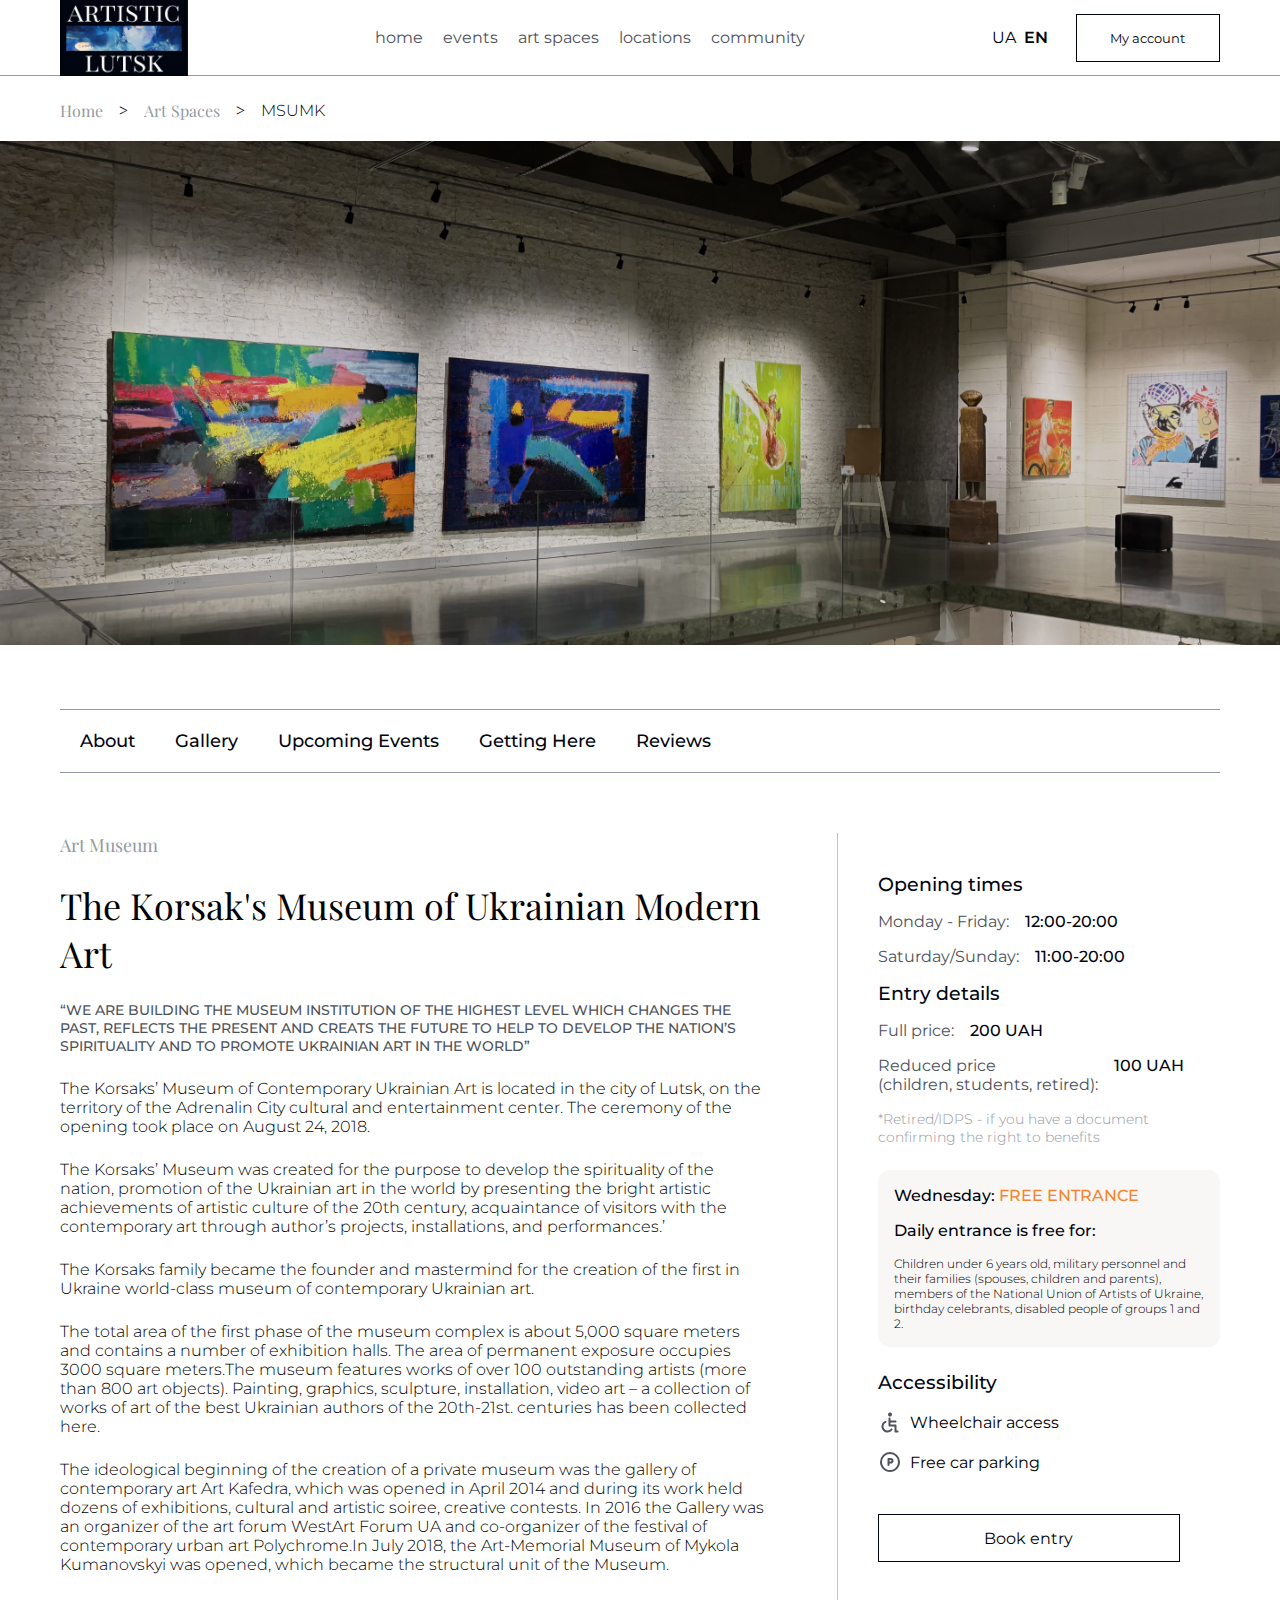
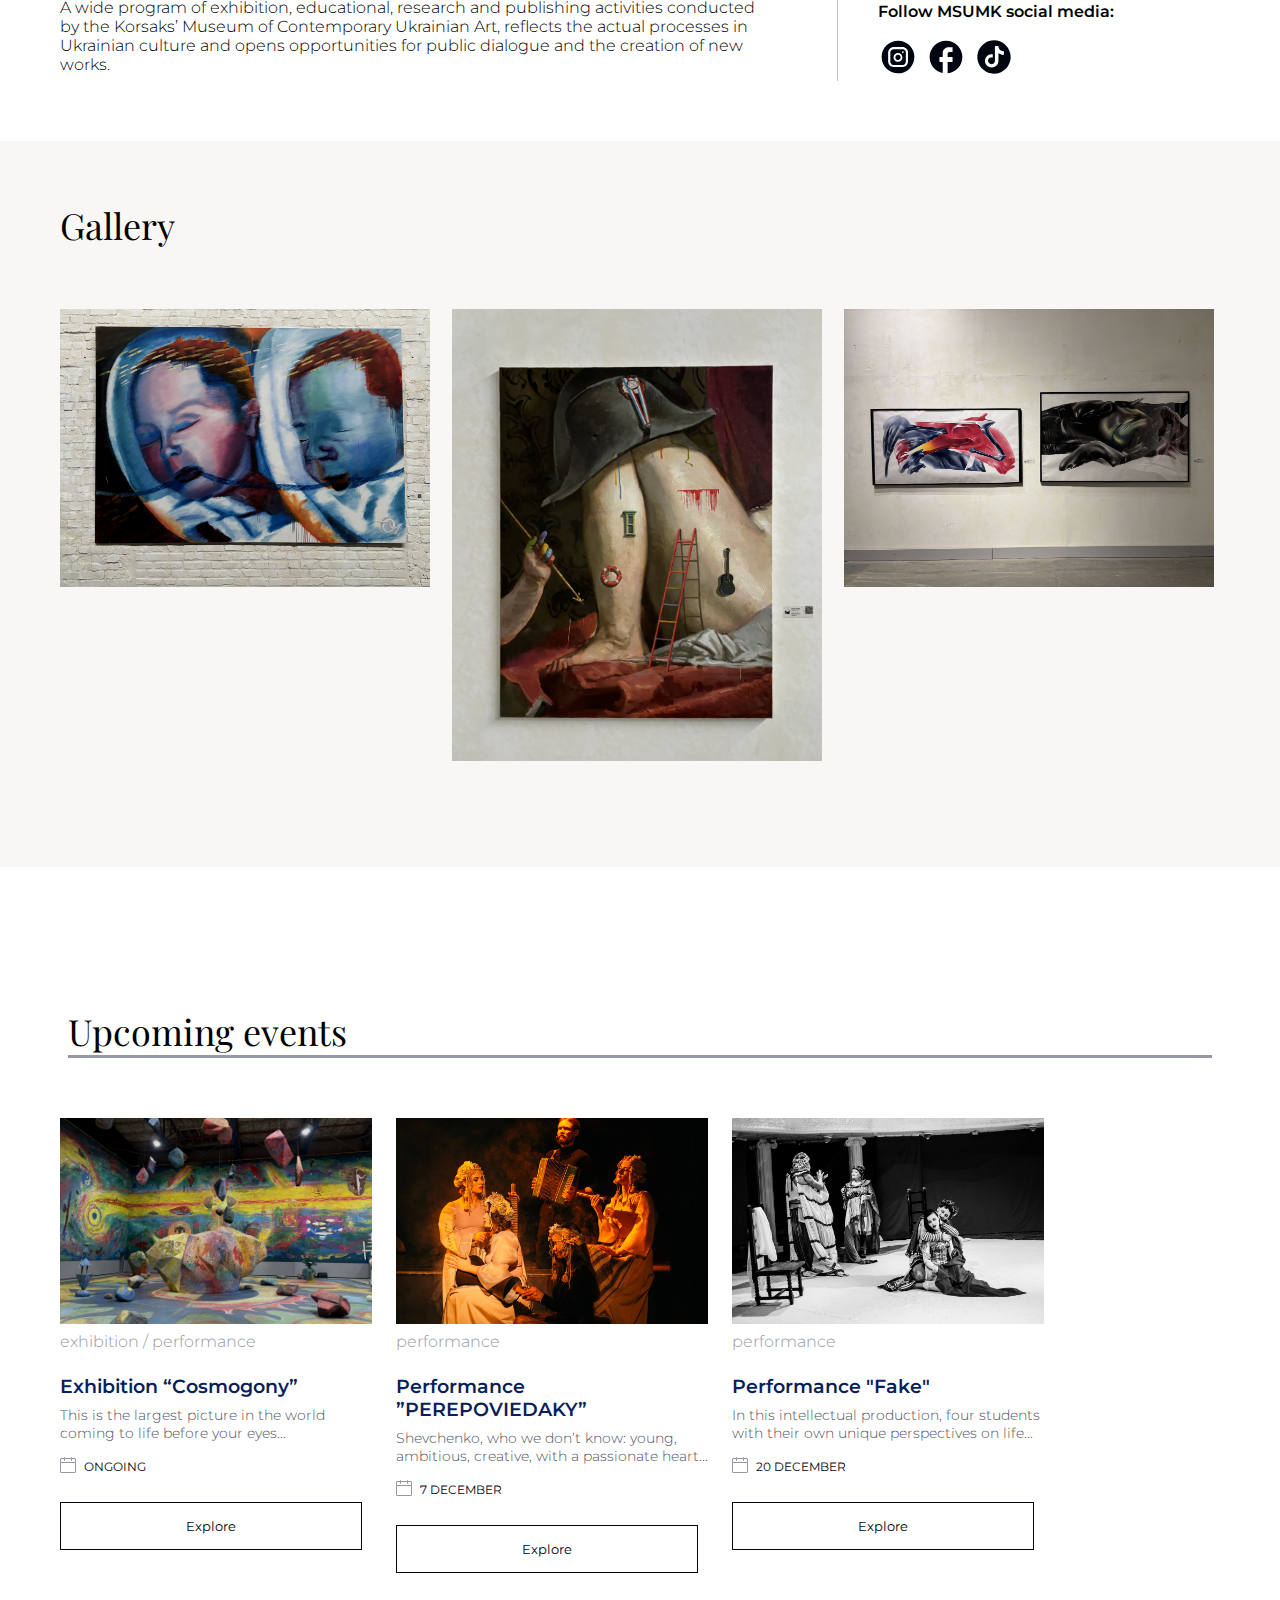
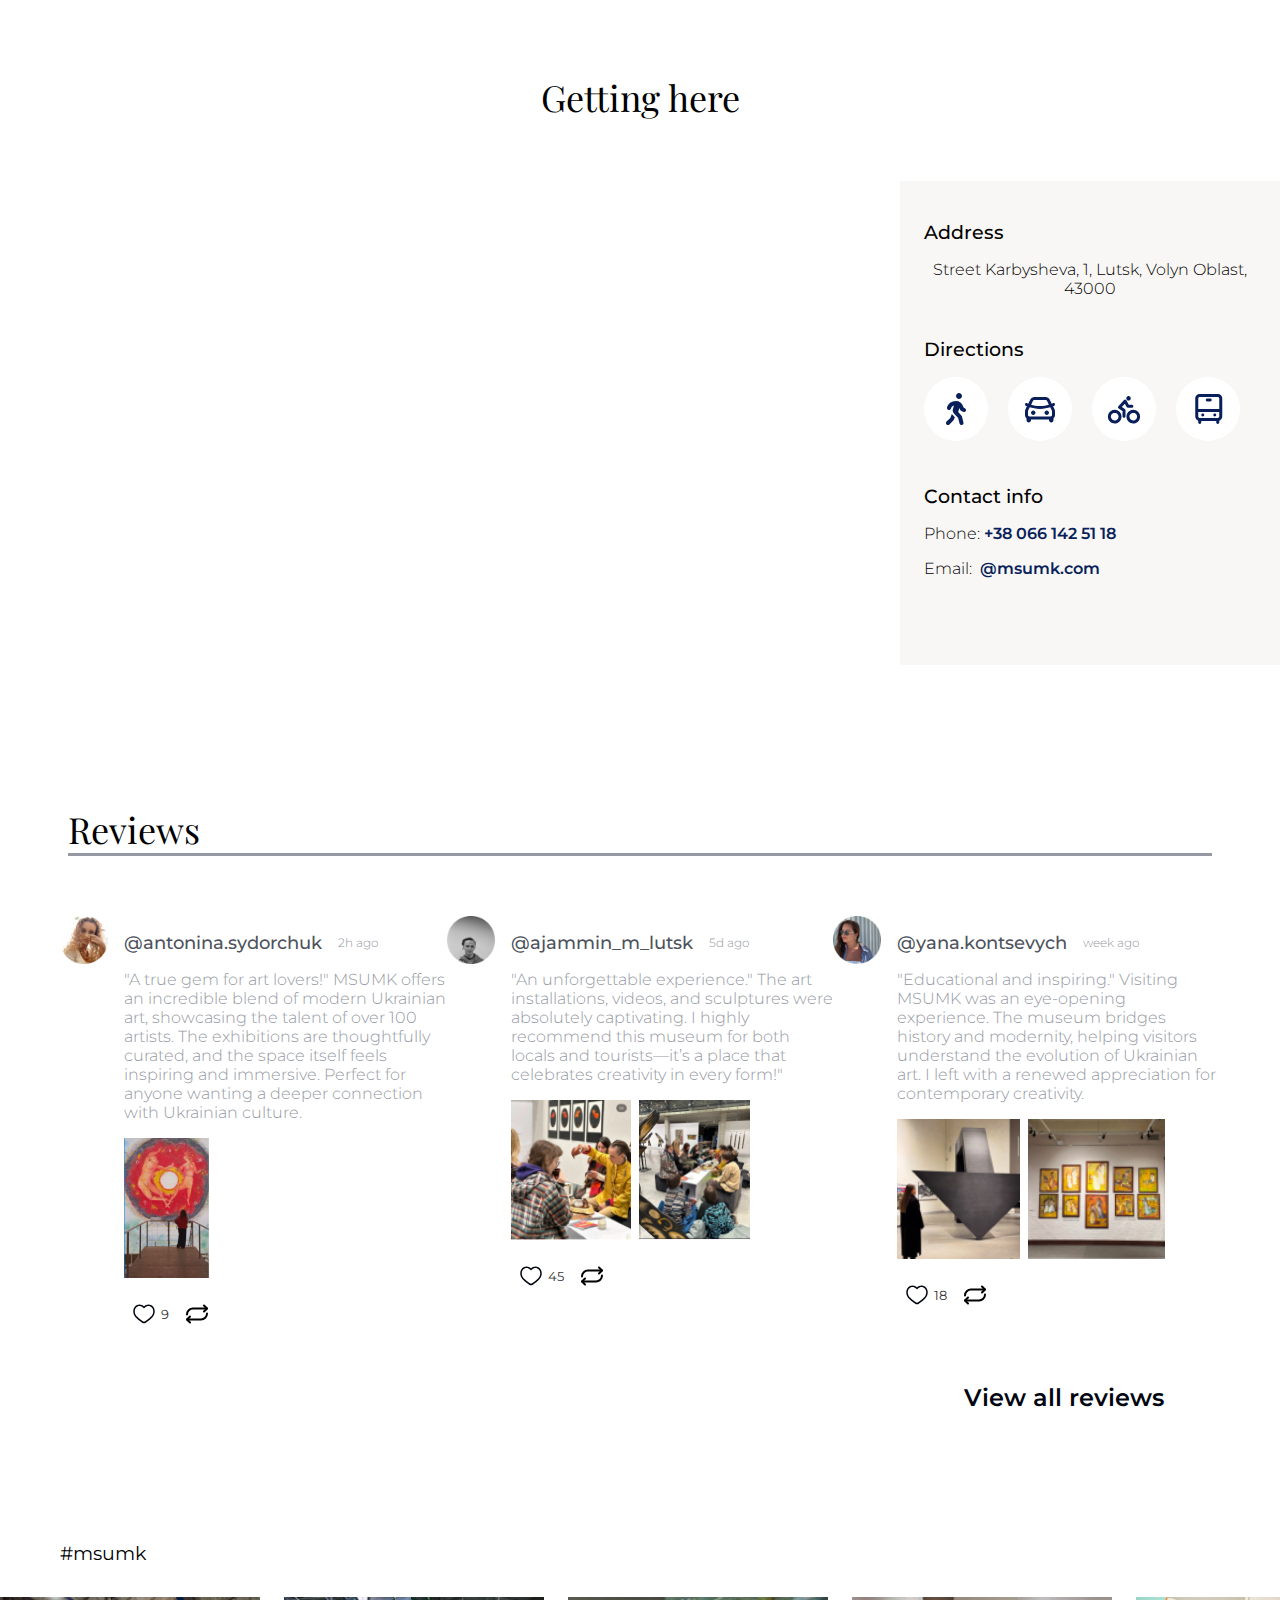
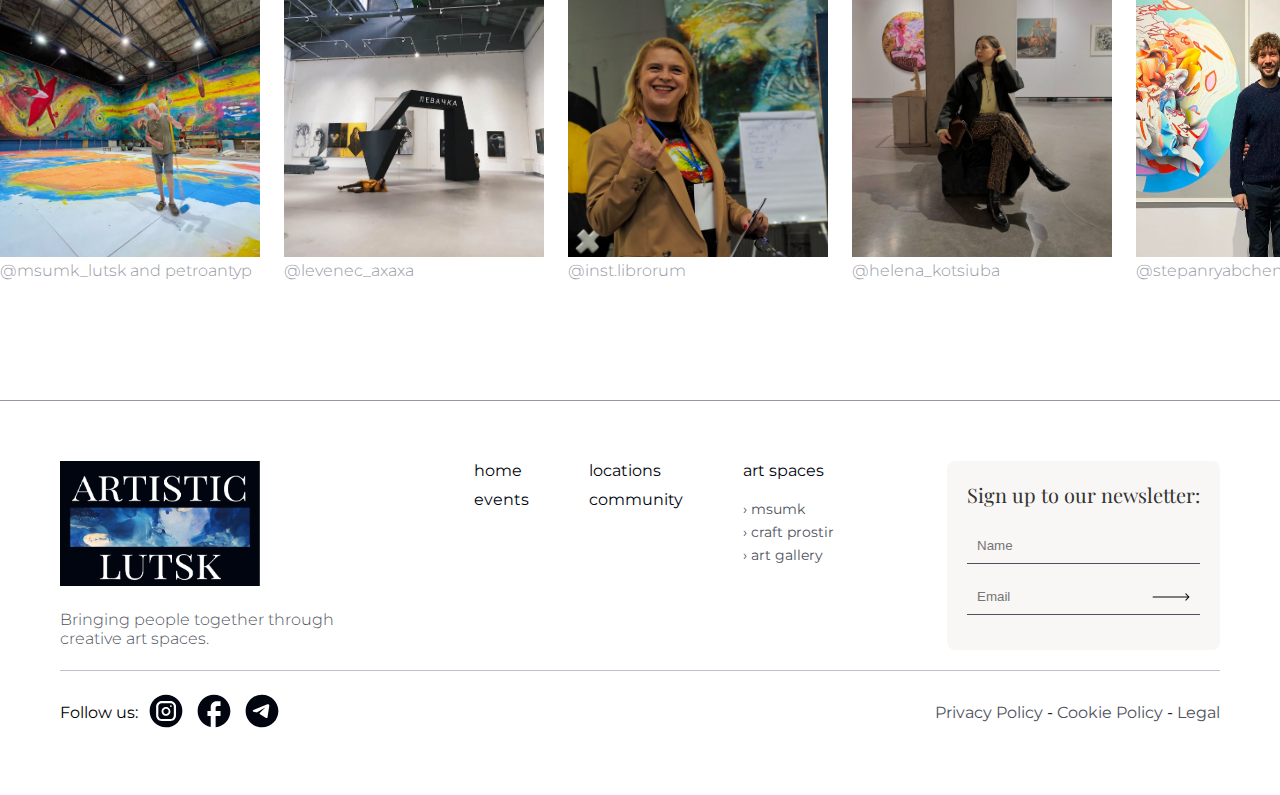
<file: msumk.html>
<!DOCTYPE html>
<html lang="en">
  <head>
    <meta charset="UTF-8" />
    <meta name="viewport" content="width=device-width, initial-scale=1.0" />
    <link rel="stylesheet" href="css/art_space_style.css" />
    <link rel="stylesheet" href="css/header_style.css" />
    <link rel="stylesheet" href="css/footer_style.css" />
    <title>Art Spaces</title>
  </head>
  <body>
    <!--Header-->
    <div id="header"></div>

    <!--Breadcrumbs-->
    <div class="breadcrumbs">
      <a href="index.html">Home</a> &gt;
      <a href="artspaces.html">Art Spaces</a> &gt;
      <p>MSUMK</p>
    </div>

    <!--Hero Screen-->
    <div class="hero_screen">
      <div class="hero_image">
        <img
          src="assets/images/hero_screen_msumk.jpg"
          alt="Hero Screen Image"
        />
      </div>
    </div>

    <!--Internal Navigation-->
    <div class="nav-inside">
      <a href="#about">About</a>
      <a href="#gallery">Gallery</a>
      <a href="#events">Upcoming Events</a>
      <a href="#getting-here">Getting Here</a>
      <a href="#reviews">Reviews</a>
    </div>

    <!-- About Section -->
    <section id="about" class="about">
      <div class="block_left">
        <h2 class="title_about">Art Museum</h2>
        <h2>The Korsak's Museum of Ukrainian Modern Art</h2>
        <h4 class="msumk_description">
          “WE ARE BUILDING THE MUSEUM INSTITUTION OF THE HIGHEST LEVEL WHICH
          CHANGES THE PAST, REFLECTS THE PRESENT AND CREATS THE FUTURE TO HELP
          TO DEVELOP THE NATION’S SPIRITUALITY AND TO PROMOTE UKRAINIAN ART IN
          THE WORLD”
        </h4>
        <p>
          The Korsaks’ Museum of Contemporary Ukrainian Art is located in the
          city of Lutsk, on the territory of the Adrenalin City cultural and
          entertainment center. The ceremony of the opening took place on August
          24, 2018.
        </p>
        <button class="read-more-btn">Read more</button>
        <p>
          The Korsaks’ Museum was created for the purpose to develop the
          spirituality of the nation, promotion of the Ukrainian art in the
          world by presenting the bright artistic achievements of artistic
          culture of the 20th century, acquaintance of visitors with the
          contemporary art through author’s projects, installations, and
          performances.’
        </p>
        <p>
          The Korsaks family became the founder and mastermind for the creation
          of the first in Ukraine world-class museum of contemporary Ukrainian
          art.
        </p>
        <p>
          The total area of the first phase of the museum complex is about 5,000
          square meters and contains a number of exhibition halls. The area of
          permanent exposure occupies 3000 square meters.The museum features
          works of over 100 outstanding artists (more than 800 art objects).
          Painting, graphics, sculpture, installation, video art – a collection
          of works of art of the best Ukrainian authors of the 20th-21st.
          centuries has been collected here.
        </p>
        <p>
          The ideological beginning of the creation of a private museum was the
          gallery of contemporary art Art Kafedra, which was opened in April
          2014 and during its work held dozens of exhibitions, cultural and
          artistic soiree, creative contests. In 2016 the Gallery was an
          organizer of the art forum WestArt Forum UA and co-organizer of the
          festival of contemporary urban art Polychrome.In July 2018, the
          Art-Memorial Museum of Mykola Kumanovskyi was opened, which became the
          structural unit of the Museum.
        </p>
        <p>
          A wide program of exhibition, educational, research and publishing
          activities conducted by the Korsaks’ Museum of Contemporary Ukrainian
          Art, reflects the actual processes in Ukrainian culture and opens
          opportunities for public dialogue and the creation of new works.
        </p>
      </div>

      <div class="block_right">
        <h4>Opening times</h4>
        <div class="opening-times">
          <div class="time-row">
            <span class="days">Monday - Friday:</span>
            <span class="hours">12:00-20:00</span>
          </div>
          <div class="time-row">
            <span class="days">Saturday/Sunday:</span>
            <span class="hours">11:00-20:00</span>
          </div>
        </div>

        <h4>Entry details</h4>
        <div class="entry-details">
          <div class="price-row">
            <span class="price-type">Full price:</span>
            <span class="price">200 UAH</span>
          </div>
          <div class="price-row">
            <span class="price-type"
              >Reduced price<br />(children, students, retired):</span
            >
            <span class="price">100 UAH</span>
          </div>
          <p class="note">
            *Retired/IDPS - if you have a document confirming the right to
            benefits
          </p>

          <div class="free-entrance">
            <h4>
              Wednesday: <span class="highlight_price">FREE ENTRANCE</span>
            </h4>
            <h4>Daily entrance is free for:</h4>
            <p>
              Children under 6 years old, military personnel and their families
              (spouses, children and parents), members of the National Union of
              Artists of Ukraine, birthday celebrants, disabled people of groups
              1 and 2.
            </p>
          </div>
        </div>

        <h4>Accessibility</h4>
        <div class="accessibility">
          <div class="access-item">
            <img
              src="assets/icons/wheelchair_icon.svg"
              alt="Wheelchair access"
            />
            <span>Wheelchair access</span>
          </div>
          <div class="access-item">
            <img src="assets/icons/parking_icon.svg" alt="Free car parking" />
            <span>Free car parking</span>
          </div>
        </div>

        <a href="https://msumk.com/kvytky/" class="book-entry">Book entry</a>

        <div class="social-media">
          <p>Follow MSUMK social media:</p>
          <div class="social-icons">
            <a href="https://www.instagram.com/msumk_lutsk/" class="social-icon"
              ><img src="assets/icons/instagram-icon.svg" alt="Instagram"
            /></a>
            <a href="https://www.facebook.com/msumk" class="social-icon"
              ><img src="assets/icons/facebook-icon.svg" alt="Facebook"
            /></a>
            <a href="https://www.tiktok.com/@museum_lutsk" class="social-icon"
              ><img src="assets/icons/tiktok_icon.svg" alt="Tik Tok"
            /></a>
          </div>
        </div>
      </div>
    </section>

    <!-- Section Gallery-->
    <section class="gallery" id="gallery">
      <div class="gallery_content">
        <h2>Gallery</h2>
      </div>
      <div class="gallery_carousel">
        <div class="gallery_cards">
          <div class="photo_card">
            <img src="assets/images/msumk_gallery1.jpg" alt="Workshop Image" />
          </div>
          <div class="photo_card">
            <img src="assets/images/msumk_gallery2.jpg" alt="Workshop Image" />
          </div>
          <div class="photo_card">
            <img src="assets/images/msumk_gallery3.jpg" alt="Workshop Image" />
          </div>
          <div class="photo_card">
            <img src="assets/images/msumk_gallery5.jpg" alt="Workshop Image" />
          </div>
          <div class="photo_card">
            <img src="assets/images/msumk_gallery4.jpg" alt="Workshop Image" />
          </div>
          <div class="photo_card">
            <img src="assets/images/msumk_gallery6.jpg" alt="Workshop Image" />
          </div>
          <div class="photo_card">
            <img src="assets/images/msumk_gallery7.jpg" alt="Workshop Image" />
          </div>
          <div class="photo_card">
            <img src="assets/images/msumk_gallery8.jpg" alt="Workshop Image" />
          </div>
          <div class="photo_card">
            <img src="assets/images/msumk_gallery9.jpg" alt="Workshop Image" />
          </div>
          <div class="photo_card">
            <img src="assets/images/msumk_gallery10.jpg" alt="Workshop Image" />
          </div>
        </div>
      </div>
    </section>

    <!-- Upcoming events-->
    <section class="events" id="events">
      <div class="title_section">
        <h2>Upcoming events</h2>
      </div>
      <div class="events_carousel">
        <div class="events_cards">
          <div class="event_card">
            <div class="card_image">
              <img
                src="assets/images/cosmogony_card.jpg"
                alt="Cosmogony image"
              />
            </div>
            <div class="card_content">
              <p class="tag">exhibition / performance</p>
              <h4 class="title">Exhibition “Cosmogony”</h4>
              <p class="description">
                This is the largest picture in the world<br />
                coming to life before your eyes...
              </p>
              <div class="date">
                <span class="icon">
                  <img
                    src="assets/icons/calendar_icon.svg"
                    alt="calendar_icon"
                  />
                </span>
                <span>ONGOING</span>
              </div>
            </div>
            <button class="explore-button">Explore</button>
          </div>

          <div class="event_card">
            <div class="card_image">
              <img
                src="assets/images/perepovidaki_card.jpg"
                alt="Perepovidyaki Image"
              />
            </div>
            <div class="card_content">
              <p class="tag">performance</p>
              <h4 class="title">Performance <br />”PEREPOVIEDAKY”</h4>
              <p class="description">
                Shevchenko, who we don’t know: young,<br />ambitious, creative,
                with a passionate heart...
              </p>
              <div class="date">
                <span class="icon">
                  <img
                    src="assets/icons/calendar_icon.svg"
                    alt="calendar_icon"
                  />
                </span>
                <span>7 DECEMBER</span>
              </div>
            </div>
            <button class="explore-button">Explore</button>
          </div>

          <div class="event_card">
            <div class="card_image">
              <img
                src="assets/images/fake_card.jpg"
                alt="Fake Performance Image"
              />
            </div>
            <div class="card_content">
              <p class="tag">performance</p>
              <h4 class="title">Performance "Fake"</h4>
              <p class="description">
                In this intellectual production, four students <br />
                with their own unique perspectives on life...
              </p>
              <div class="date">
                <span class="icon">
                  <img
                    src="assets/icons/calendar_icon.svg"
                    alt="calendar_icon"
                  />
                </span>
                <span>20 DECEMBER</span>
              </div>
            </div>
            <button class="explore-button">Explore</button>
          </div>
        </div>
      </div>
    </section>

    <!-- Getting Here Section -->
    <section id="getting-here" class="getting-here">
      <h2>Getting here</h2>
      <div class="map_and_description">
        <div class="map">
          <iframe
            src="https://www.google.com/maps/embed?pb=!1m18!1m12!1m3!1d2522.632256357396!2d25.36531101187294!3d50.78239027153933!2m3!1f0!2f0!3f0!3m2!1i1024!2i768!4f13.1!3m3!1m2!1s0x4725973074d590df%3A0x5eebfa98f93bbea9!2z0JzRg9C30LXQuSDRgdGD0YfQsNGB0L3QvtCz0L4g0YPQutGA0LDRl9C90YHRjNC60L7Qs9C-INC80LjRgdGC0LXRhtGC0LLQsCDQmtC-0YDRgdCw0LrRltCy!5e0!3m2!1suk!2sua!4v1734085556489!5m2!1suk!2sua"
            width="900"
            height="480"
            style="border: 0"
            allowfullscreen=""
            loading="lazy"
          ></iframe>
        </div>
        <div class="description_address_box">
          <div class="address">
            <h4>Address</h4>
            <p>Street Karbysheva, 1, Lutsk, Volyn Oblast, 43000</p>
          </div>
          <div class="directions">
            <h4>Directions</h4>
            <div class="directions_link">
              <a
                href="https://www.google.com/maps/dir//%D0%9C%D1%83%D0%B7%D0%B5%D0%B9+%D1%81%D1%83%D1%87%D0%B0%D1%81%D0%BD%D0%BE%D0%B3%D0%BE+%D1%83%D0%BA%D1%80%D0%B0%D1%97%D0%BD%D1%81%D1%8C%D0%BA%D0%BE%D0%B3%D0%BE+%D0%BC%D0%B8%D1%81%D1%82%D0%B5%D1%86%D1%82%D0%B2%D0%B0+%D0%9A%D0%BE%D1%80%D1%81%D0%B0%D0%BA%D1%96%D0%B2,+%D0%B2%D1%83%D0%BB%D0%B8%D1%86%D1%8F+%D0%9A%D0%BE%D1%80%D1%81%D0%B0%D0%BA%D0%B0+%D0%86%D0%B2%D0%B0%D0%BD%D0%B0,+1,+%D0%9B%D1%83%D1%86%D1%8C%D0%BA,+%D0%92%D0%BE%D0%BB%D0%B8%D0%BD%D1%81%D1%8C%D0%BA%D0%B0+%D0%BE%D0%B1%D0%BB%D0%B0%D1%81%D1%82%D1%8C,+43000/@50.7823613,25.2854908,12z/data=!3m1!4b1!4m9!4m8!1m0!1m5!1m1!1s0x4725973074d590df:0x5eebfa98f93bbea9!2m2!1d25.3678913!2d50.7823903!3e2?entry=ttu&g_ep=EgoyMDI0MTIxMC4wIKXMDSoASAFQAw%3D%3D"
                ><span>
                  <img
                    src="assets/icons/walk-icon.svg"
                    alt="walk-icon"
                  /> </span
              ></a>
              <a
                href="https://www.google.com/maps/dir//%D0%9C%D1%83%D0%B7%D0%B5%D0%B9+%D1%81%D1%83%D1%87%D0%B0%D1%81%D0%BD%D0%BE%D0%B3%D0%BE+%D1%83%D0%BA%D1%80%D0%B0%D1%97%D0%BD%D1%81%D1%8C%D0%BA%D0%BE%D0%B3%D0%BE+%D0%BC%D0%B8%D1%81%D1%82%D0%B5%D1%86%D1%82%D0%B2%D0%B0+%D0%9A%D0%BE%D1%80%D1%81%D0%B0%D0%BA%D1%96%D0%B2,+%D0%B2%D1%83%D0%BB%D0%B8%D1%86%D1%8F+%D0%9A%D0%BE%D1%80%D1%81%D0%B0%D0%BA%D0%B0+%D0%86%D0%B2%D0%B0%D0%BD%D0%B0,+1,+%D0%9B%D1%83%D1%86%D1%8C%D0%BA,+%D0%92%D0%BE%D0%BB%D0%B8%D0%BD%D1%81%D1%8C%D0%BA%D0%B0+%D0%BE%D0%B1%D0%BB%D0%B0%D1%81%D1%82%D1%8C,+43000/@50.7823613,25.2854908,12z/data=!4m9!4m8!1m0!1m5!1m1!1s0x4725973074d590df:0x5eebfa98f93bbea9!2m2!1d25.3678913!2d50.7823903!3e0?entry=ttu&g_ep=EgoyMDI0MTIxMC4wIKXMDSoASAFQAw%3D%3D"
                ><span>
                  <img
                    src="assets/icons/drive-icon.svg"
                    alt="drive-icon"
                  /> </span
              ></a>
              <a
                href="https://www.google.com/maps/dir//%D0%9C%D1%83%D0%B7%D0%B5%D0%B9+%D1%81%D1%83%D1%87%D0%B0%D1%81%D0%BD%D0%BE%D0%B3%D0%BE+%D1%83%D0%BA%D1%80%D0%B0%D1%97%D0%BD%D1%81%D1%8C%D0%BA%D0%BE%D0%B3%D0%BE+%D0%BC%D0%B8%D1%81%D1%82%D0%B5%D1%86%D1%82%D0%B2%D0%B0+%D0%9A%D0%BE%D1%80%D1%81%D0%B0%D0%BA%D1%96%D0%B2,+%D0%B2%D1%83%D0%BB%D0%B8%D1%86%D1%8F+%D0%9A%D0%BE%D1%80%D1%81%D0%B0%D0%BA%D0%B0+%D0%86%D0%B2%D0%B0%D0%BD%D0%B0,+1,+%D0%9B%D1%83%D1%86%D1%8C%D0%BA,+%D0%92%D0%BE%D0%BB%D0%B8%D0%BD%D1%81%D1%8C%D0%BA%D0%B0+%D0%BE%D0%B1%D0%BB%D0%B0%D1%81%D1%82%D1%8C,+43000/@50.7823613,25.2854908,12z/data=!3m1!4b1!4m9!4m8!1m0!1m5!1m1!1s0x4725973074d590df:0x5eebfa98f93bbea9!2m2!1d25.3678913!2d50.7823903!3e1?entry=ttu&g_ep=EgoyMDI0MTIxMC4wIKXMDSoASAFQAw%3D%3D"
                ><span>
                  <img
                    src="assets/icons/cycle-icon.svg"
                    alt="cycle-icon"
                  /> </span
              ></a>
              <a
                href="https://www.google.com/maps/dir//%D0%9C%D1%83%D0%B7%D0%B5%D0%B9+%D1%81%D1%83%D1%87%D0%B0%D1%81%D0%BD%D0%BE%D0%B3%D0%BE+%D1%83%D0%BA%D1%80%D0%B0%D1%97%D0%BD%D1%81%D1%8C%D0%BA%D0%BE%D0%B3%D0%BE+%D0%BC%D0%B8%D1%81%D1%82%D0%B5%D1%86%D1%82%D0%B2%D0%B0+%D0%9A%D0%BE%D1%80%D1%81%D0%B0%D0%BA%D1%96%D0%B2,+%D0%B2%D1%83%D0%BB%D0%B8%D1%86%D1%8F+%D0%9A%D0%BE%D1%80%D1%81%D0%B0%D0%BA%D0%B0+%D0%86%D0%B2%D0%B0%D0%BD%D0%B0,+1,+%D0%9B%D1%83%D1%86%D1%8C%D0%BA,+%D0%92%D0%BE%D0%BB%D0%B8%D0%BD%D1%81%D1%8C%D0%BA%D0%B0+%D0%BE%D0%B1%D0%BB%D0%B0%D1%81%D1%82%D1%8C,+43000/@50.7823613,25.2854908,12z/data=!3m1!4b1!4m9!4m8!1m0!1m5!1m1!1s0x4725973074d590df:0x5eebfa98f93bbea9!2m2!1d25.3678913!2d50.7823903!3e3?entry=ttu&g_ep=EgoyMDI0MTIxMC4wIKXMDSoASAFQAw%3D%3D"
                ><span>
                  <img
                    src="assets/icons/ride-icon.svg"
                    alt="ride-icon"
                  /> </span
              ></a>
            </div>
          </div>
          <div class="contact_info">
            <h4>Contact info</h4>
            <p>Phone: <span class="highlight">+38 066 142 51 18</span></p>
            <p>Email:  <span class="highlight">@msumk.com</span></p>
          </div>
        </div>
      </div>
    </section>

    <!-- Review Section -->
    <section class="reviews" id="reviews">
      <div class="title_section">
        <h2>Reviews</h2>
      </div>
      <div class="reviews_box">
        <div class="review_card">
          <div class="avatar">
            <img src="assets/images/reviewer1-msumk.png" alt="profile photo" />
          </div>
          <div class="review_card_content">
            <div class="user_info">
              <h4>@antonina.sydorchuk</h4>
              <p>2h ago</p>
            </div>
            <p>
              "A true gem for art lovers!" MSUMK offers an incredible blend of
              modern Ukrainian art, showcasing the talent of over 100 artists.
              The exhibitions are thoughtfully curated, and the space itself
              feels inspiring and immersive. Perfect for anyone wanting a deeper
              connection with Ukrainian culture.
            </p>
            <div class="review_images">
              <img src="assets/images/review1.png" alt="Review photo 1" />
            </div>
            <div class="review-actions">
              <button class="icon-button like-button">
                <img src="assets/icons/heart.svg" alt="heart-icon" />
                <span class="like-count">9</span>
              </button>
              <button class="icon-button repost-button">
                <img src="assets/icons/repost.svg" alt="repost-icon" />
              </button>
            </div>
          </div>
        </div>

        <div class="review_card">
          <div class="avatar">
            <img src="assets/images/reviewer2-msumk.png" alt="profile photo" />
          </div>
          <div class="review_card_content">
            <div class="user_info">
              <h4>@ajammin_m_lutsk</h4>
              <p>5d ago</p>
            </div>
            <p>
              "An unforgettable experience." The art installations, videos, and
              sculptures were absolutely captivating. I highly recommend this
              museum for both locals and tourists—it’s a place that celebrates
              creativity in every form!"
            </p>
            <div class="review_images">
              <img src="assets/images/review2-1.png" alt="Review Photo 2" />
              <img src="assets/images/review2-2.png" alt="Review Photo 3" />
            </div>
            <div class="review-actions">
              <button class="icon-button like-button">
                <img src="assets/icons/heart.svg" alt="heart-icon" />
                <span class="like-count">45</span>
              </button>
              <button class="icon-button repost-button">
                <img src="assets/icons/repost.svg" alt="repost-icon" />
              </button>
            </div>
          </div>
        </div>

        <div class="review_card">
          <div class="avatar">
            <img src="assets/images/reviewer3-msumk.png" alt="profile photo" />
          </div>
          <div class="review_card_content">
            <div class="user_info">
              <h4>@yana.kontsevych</h4>
              <p>week ago</p>
            </div>
            <p>
              "Educational and inspiring." Visiting MSUMK was an eye-opening
              experience. The museum bridges history and modernity, helping
              visitors understand the evolution of Ukrainian art. I left with a
              renewed appreciation for contemporary creativity.
            </p>
            <div class="review_images">
              <img src="assets/images/review3-1.png" alt="Review Photo 1" />
              <img src="assets/images/review3-2.png" alt="Review Photo 2" />
            </div>
            <div class="review-actions">
              <button class="icon-button like-button">
                <img src="assets/icons/heart.svg" alt="heart-icon" />
                <span class="like-count">18</span>
              </button>
              <button class="icon-button repost-button">
                <img src="assets/icons/repost.svg" alt="repost-icon" />
              </button>
            </div>
          </div>
        </div>
      </div>
      <div class="view-all-container">
        <button class="view-all-button">View all reviews</button>
      </div>
    </section>

    <!--Gallery Section-->
    <section class="gallery_posts">
      <div class="hashtags">
        <h4>#msumk</h4>
      </div>
      <div class="gallery_track">
        <div class="posts">
          <a href="https://www.instagram.com/p/CxKwapoo2Af/"
            ><div class="post_card">
              <img src="assets/images/msumk_post1.jpg" alt="Post Image 1" />
              <p>@msumk_lutsk and petroantyp</p>
            </div></a
          >
          <a href="https://www.instagram.com/p/B860tzPg-Yp/"
            ><div class="post_card">
              <img src="assets/images/msumk_post2.jpg" alt="Post Image 2" />
              <p>@levenec_axaxa</p>
            </div></a
          >
          <a href="https://www.instagram.com/p/C4g4VJ7NoTI/"
            ><div class="post_card">
              <img src="assets/images/msumk_post3.jpg" alt="Post Image 3" />
              <p>@inst.librorum</p>
            </div></a
          >
          <a href="https://www.instagram.com/p/DCMnWLitU3U/"
            ><div class="post_card">
              <img src="assets/images/msumk_post4.jpg" alt="Post Image 4" />
              <p>@helena_kotsiuba</p>
            </div></a
          >
          <a href="https://www.instagram.com/p/CZ7Sa7RNfMj/"
            ><div class="post_card">
              <img src="assets/images/msumk_post5.jpg" alt="Post Image 5" />
              <p>@stepanryabchenko</p>
            </div></a
          >
          <a href="https://www.instagram.com/p/CsMgAwztnaB/"
            ><div class="post_card">
              <img src="assets/images/msumk_post6.jpg" alt="Post Image 6" />
              <p>@msumk_lutsk and petroantyp</p>
            </div></a
          >
          <a href="https://www.instagram.com/p/Cv1rjCktMgl/"
            ><div class="post_card">
              <img src="assets/images/msumk_post7.jpg" alt="Post Image 7" />
              <p>@msumk.artgifts and msumk_lutsk</p>
            </div></a
          >
          <a href="https://www.instagram.com/p/CIAwwD4Bfzp/"
            ><div class="post_card">
              <img src="assets/images/msumk_post8.jpg" alt="Post Image 8" />
              <p>@zhenya.machkovska</p>
            </div></a
          >
          <a href="https://www.instagram.com/p/COCfM36lj8p/"
            ><div class="post_card">
              <img src="assets/images/msumk_post9.jpg" alt="Post Image 9" />
              <p>@yurkodyachyshyn</p>
            </div>
          </a>
        </div>
      </div>
    </section>

    <!--Footer-->
    <div id="footer"></div>

    <!-- Scripts -->
    <script src="script.js"></script>
  </body>
</html>
</file>
<file: css/art_space_style.css>
@import url("https://fonts.googleapis.com/css2?family=El+Messiri:wght@400..700&family=Instrument+Serif:ital@0;1&family=Montserrat:ital,wght@0,100..900;1,100..900&display=swap");
@import url("https://fonts.googleapis.com/css2?family=El+Messiri:wght@400..700&family=Instrument+Serif:ital@0;1&family=Montserrat:ital,wght@0,100..900;1,100..900&family=Playfair+Display:ital,wght@0,400..900;1,400..900&display=swap");

:root {
  --black: #01050f;
  --dark_gray: #4e525c;
  --gray: #9599a3;
  --light_gray: #bec2cc;
  --white: #ffffff;
  --light_beige: #f9f7f5;
  --orange: #f5842f;
  --dark_blue: #081f5c;
}

* {
  margin: 0;
  padding: 0;
  box-sizing: border-box;
}

section {
  margin-bottom: 140px;
}

button {
  display: flex;
  width: 302px;
  height: 48px;
  padding: 12px 17px;
  justify-content: center;
  align-items: center;
  gap: 8px;
  font-family: "Montserrat", sans-serif;
  color: var(--black);
  border: 1px solid var(--black);
  background-color: transparent;
}

button:hover {
  color: var(--white);
  background-color: var(--black);
}

/*-----------Fonts styling--------------*/
h1 {
  font-family: "Playfair Display", serif;
  font-size: 80px;
}

h2 {
  font-family: "Playfair Display", serif;
  font-size: 36px;
  font-weight: 400;
}

h3 {
  font-family: "Montserrat", sans-serif;
  font-size: 48px;
  font-weight: 300;
}

h4 {
  font-family: "Montserrat", sans-serif;
  font-size: 19px;
  font-weight: 500;
}

p {
  font-family: "Montserrat", sans-serif;
  font-size: 16px;
  font-weight: 300;
}

/*-------------Breadcrumbs------------------*/
.breadcrumbs {
  display: flex;
  flex-direction: row;
  align-items: center;
  margin: 100px 60px 20px 60px;
  gap: 16px;
}

.breadcrumbs a {
  font-family: "Playfair Display", serif;
  color: var(--gray);
  font-size: 16px;
  font-weight: 300;
  text-decoration: none;
}

/*----------------------Hero Screen------------------------*/

.hero_screen {
  margin: 0 0 60px 0;
}

.hero_image img {
  width: 100%;
  height: auto;
}

.nav-inside {
  display: flex;
  flex-direction: row;
  margin: 0 60px 60px 60px;
  gap: 40px;
  padding: 20px;
  border-top: var(--gray) solid 1px;
  border-bottom: var(--gray) solid 1px;
}

.nav-inside a {
  font-family: "Montserrat", sans-serif;
  font-size: 18px;
  font-weight: 500;
  text-decoration: none;
  color: var(--black);
}

.nav-inside a:hover {
  color: var(--orange);
}

/*----------------------------About Section--------------------------*/

.about {
  display: flex;
  flex-direction: row;
  margin: 60px;
  gap: 70px;
  position: relative;
}

.block_left .title_about {
  font-size: 18px;
  color: var(--gray);
}

.block_right {
  width: 35%;
  padding-left: 40px;
  border-left: var(--light_gray) solid 1px;
  margin: 0;
  padding-top: 40px;
}

.block_left {
  display: flex;
  width: 65%;
  flex-direction: column;
  align-items: flex-start;
  gap: 24px;
}

.block_left h4 {
  font-size: 14px;
  color: var(--dark_gray);
}

span {
  font-family: "Montserrat", sans-serif;
}

.price-forcraft {
  max-width: 430px;
}

.block_right h4 {
  margin-bottom: 16px;
  color: var(--black);
}

.time-row,
.price-row {
  display: flex;
  gap: 16px;
  margin-bottom: 16px;
}

.days,
.price-type {
  color: var(--dark_gray);
}

.hours,
.price {
  color: var(--black);
  font-weight: 500;
}

.wlcm_description {
  font-weight: 400;
  color: var(--gray);
}

.read-more-btn {
  display: none;
}

.book-entry {
  display: flex;
  width: 302px;
  height: 48px;
  padding: 12px 17px;
  justify-content: center;
  align-items: center;
  gap: 8px;
  font-family: "Montserrat", sans-serif;
  color: var(--black);
  border: 1px solid var(--black, #01050f);
}

.book-entry:hover {
  color: var(--white);
  background-color: var(--black);
}

/* Entry details styles */
.note {
  font-size: 14px;
  color: var(--gray);
  margin-bottom: 24px;
}

.free-entrance {
  background-color: var(--light_beige);
  padding: 16px;
  margin: 24px 0;
  border-radius: 12px;
  max-width: 434px;
}

.free-entrance h4 {
  font-size: 16px;
  margin-bottom: 16px;
}

.free-entrance p {
  font-size: 12px;
}

.highlight_price {
  font-size: 16px;
  font-weight: 500;
  color: var(--orange);
}

/* Accessibility styles */
.accessibility {
  margin-bottom: 40px;
}

.access-item {
  display: flex;
  align-items: center;
  gap: 8px;
  margin-bottom: 16px;
}

.access-item img {
  width: 24px;
  height: 24px;
}

/* Social media section */
.social-media p {
  margin: 40px 0 16px 0;
  font-weight: 600;
}

.social-icons {
  display: flex;
  gap: 8px;
}

.social-icons img {
  width: 32px;
  height: 32px;
}

/*-----------Gallery Section--------------*/
.gallery {
  padding: 60px;
  background-color: var(--light_beige);
}

.gallery_content {
  margin-bottom: 60px;
}

.photo_card img {
  max-width: 370px;
}

.gallery_cards {
  display: flex;
  flex-direction: row;
  gap: 22px;
  transition: transform 0.5s ease;
  overflow: auto;
  white-space: nowrap;
  scrollbar-color: transparent transparent;
  transition: transform 0.5s ease;
  margin: 0;
}

.gallery_carousel {
  display: flex;
  flex-direction: row;
  position: relative;
  overflow: hidden;
}

/*-----------Events section--------------*/

.events {
  margin: 100px 60px;
}

.title_section {
  margin-bottom: 60px;
}

.title_section h2 {
  border-bottom: var(--gray) solid;
  margin: 8px;
}

.events_cards {
  display: flex;
  flex-direction: row;
  gap: 24px;
  transition: transform 0.5s ease;
}

.events_carousel {
  display: flex;
  flex-direction: row;
  gap: 24px;
  position: relative;
  overflow: hidden;
}

/*-----------Event card--------------*/

/* General styling for the card */
.event_card {
  flex: 0 0 auto;
  max-width: 312px;
  overflow: hidden;
  font-family: "Montserrat", sans-serif;
}

/* Card image */
.card_image {
  overflow: hidden;
  height: auto;
  display: block;
  width: 312px;
  height: 206px;
}

.card_image img {
  width: 100%;
  height: 100%;
  object-fit: cover;
  transition: transform 0.3s ease-in-out;
}

.card_image:hover img {
  transform: scale(1.1);
}

/* Card content section */
.card_content {
  display: flex;
  flex-direction: column;
  gap: 8px;
  text-align: left;
  margin-bottom: 24px;
}

/* Tag styling */
.tag {
  font-size: 16px;
  color: var(--gray);
  margin-bottom: 16px;
  margin-top: 8px;
}

/* Title styling */
.title {
  color: var(--dark_blue);
  font-weight: 600;
}

/* Description styling */
.description {
  font-size: 14px;
  width: 312px;
  height: 42px;
  color: var(--dark_gray);
}

/* Date section styling */
.date {
  font-size: 12px;
  color: var(--black);
  display: flex;
  align-items: center;
  gap: 8px;
}

.date .icon {
  font-size: 18px;
}

/*------------Getting Here Section---------------*/

.getting-here {
  text-align: center;
}

.getting-here h2 {
  margin: 60px 0;
}

.map_and_description {
  display: flex;
  flex-direction: row;
}

.description_address_box {
  display: flex;
  flex-direction: column;
  background-color: var(--light_beige);
  width: 100%;
  padding: 40px 24px;
  align-items: flex-start;
  gap: 40px;
}

.address,
.directions,
.contact_info {
  display: flex;
  flex-direction: column;
  gap: 16px;
  align-items: flex-start;
}

.directions_link {
  display: flex;
  flex-direction: row;
  gap: 20px;
}

.directions_link a {
  display: inline-block;
  transition: all 0.3s ease;
}

.directions_link a:hover {
  transform: scale(1.1);
}

.highlight {
  font-size: 16px;
  color: var(--dark_blue);
  font-weight: 600;
}

/*------------Reviews Section---------------*/

.reviews_box {
  display: flex;
  flex-direction: row;
  justify-content: space-between;
}

.reviews {
  margin: 0 60px;
}

.review-actions {
  display: flex;
  flex-direction: row;
  gap: 0;
}

.icon-button {
  background: none;
  border: none;
  cursor: pointer;
  display: flex;
  align-items: center;
  gap: 5px;
  margin: 8px;
  height: auto;
  width: auto;
  padding: 0;
  color: #333;
}

.icon-button:hover {
  background-color: transparent;
  color: var(--orange);
}

.heart-icon {
  cursor: pointer;
  transition: transform 0.3s ease;
}

.heart-icon:hover {
  transform: scale(1.1);
}

.review_card {
  display: flex;
  flex-direction: row;
  gap: 16px;
  width: 400px;
}

.avatar img {
  height: 48px;
  width: 48px;
}

.review_card_content {
  display: flex;
  flex-direction: column;
  gap: 16px;
  padding-top: 16px;
}
.review_card_content p {
  color: var(--gray);
}

.review_card_content h4 {
  font-size: 18px;
  color: var(--dark_gray);
}

.user_info {
  display: flex;
  flex-direction: row;
  gap: 16px;
  align-items: center;
}

.user_info p {
  font-size: 12px;
}

.review_images {
  display: flex;
  flex-direction: row;
  gap: 8px;
  width: 112px;
  height: 140px;
}

.review_images img {
  width: fit-content;
  height: 100%;
}

a {
  text-decoration: none;
  color: var(--gray);
}

.posts a:hover {
  text-decoration: underline;
  color: var(--gray);
}

.view-all-container {
  display: flex;
  width: 100%;
  justify-content: flex-end;
  margin-top: 40px;
}

.view-all-button {
  width: 312px;
  padding: 12px 17px;
  display: flex;
  justify-content: center;
  align-items: center;
  gap: 8px;
  background-color: transparent;
  border: none;
  font-family: "Montserrat", sans-serif;
  font-size: 24px;
  font-weight: 600;
  color: var(--black);
  transition: all 0.3s ease;
}

.view-all-button:hover {
  background-color: transparent;
  color: var(--orange);
  transform: scale(1.1);
}

/*-----------------Gallery Instagram Posts Section---------------------*/

.gallery_posts {
  margin: 120px 0;
}

.hashtags {
  display: flex;
  flex-direction: row;
  gap: 8px;
  margin: 0 60px 32px 60px;
}

.hashtags h4 {
  font-weight: 400;
}

@keyframes slide {
  from {
    transform: translateX(0);
  }
  to {
    transform: translateX(-100%);
  }
}

.post_card img {
  height: 260px;
  width: 260px;
}

.post_card {
  white-space: nowrap;
}

.gallery_track:hover .posts {
  animation-play-state: paused;
}

.posts {
  display: inline-flex;
  flex-direction: row;
  gap: 24px;
  white-space: nowrap;
  animation: 35s slide infinite linear;
}

.gallery_track {
  overflow: hidden;
  display: flex;
  flex-direction: row;
  gap: 24px;
}

/*------------ARTSPACES PAGE------------------*/

.blocks-container {
  display: flex;
  height: 100vh;
  width: 100%;
}

.block {
  flex: 1;
  text-decoration: none;
  position: relative;
  transition: all 0.3s ease;
  filter: saturate(100%);
  overflow: hidden;
  transition: all 0.5s cubic-bezier(0.4, 0, 0.2, 1);
}

/* Dark overlay */
.block::before {
  content: "";
  position: absolute;
  top: 0;
  left: 0;
  width: 100%;
  height: 100%;
  background-color: rgba(0, 0, 0, 0.3);
  transition: all 0.5s cubic-bezier(0.4, 0, 0.2, 1);
  z-index: 2;
}

.block:hover {
  flex: 1.2;
  filter: saturate(0%);
}

.block-content h3 {
  text-align: left;
  font-size: 44px;
  margin-bottom: 16px;
  color: var(--white);
  text-shadow: 2px 2px 4px rgba(0, 0, 0, 0.1);
  width: 320px;
}

.block-content p {
  text-align: left;
  color: var(--white);
  max-width: 400px;
  text-shadow: 1px 1px 3px rgba(0, 0, 0, 0.5);
  line-height: 1.5;
  width: 320px;
}

/* Background images for each block */
#block1 {
  background: URL("../assets/images/hero_screen_msumk.jpg") center/cover;
}

#block2 {
  background: URL("../assets/images/crafr_card_spaces.jpg") center/cover;
}

#block3 {
  background: URL("../assets/images/art1.jpg") center/cover;
}

.block-content {
  position: absolute;
  top: 60%;
  transform: translateY(-50%);
  padding: 0 60px;
  width: calc(100% - 32px);
  z-index: 3;
}

.block-content p {
  margin-bottom: 60px;
}

.block-number {
  position: absolute;
  top: 60px;
  right: 40px;
  z-index: 3;
}

.block-number h1 {
  color: var(--white);
  font-weight: 200;
  opacity: 0.5;
}

.block:hover .block-number h1 {
  opacity: 1;
  transform: scale(1.1);
  transition: all 0.3s ease;
}

/* ------Social Media Icons Hover Effects ------------------*/
.social-icon {
  transition: all 0.3s ease;
  display: inline-block;
}

.social-icon:hover {
  transform: scale(1.1);
}

.social-icon:hover img {
  filter: invert(50%) sepia(50%) saturate(1000%) hue-rotate(350deg)
    brightness(100%);
}

/* ------------------Mobile version------------------ */

@media screen and (max-width: 768px) {
  /*------------ART SPACES PAGE--------------*/

  .blocks-container {
    flex-direction: column;
    overflow-y: auto;
    scroll-snap-type: y mandatory;
    height: 100vh;
    width: 100%;
  }

  .block {
    flex: none;
    width: 100%;
    min-height: 100vh;
    scroll-snap-align: center;
    position: relative;
    overflow: hidden;
    background: none;
    transition: all 0.8s cubic-bezier(0.4, 0, 0.2, 1);
  }

  .block::before {
    content: "";
    position: absolute;
    top: 0;
    left: 0;
    width: 100%;
    height: 100%;
    background-color: rgba(0, 0, 0, 0.3);
    z-index: 1;
    transition: all 0.5s cubic-bezier(0.4, 0, 0.2, 1);
  }

  .block:hover {
    transform: scale(1.05);
    filter: saturate(0%);
  }

  /* Hide scrollbar */
  .blocks-container::-webkit-scrollbar {
    display: none;
  }

  .blocks-container {
    -ms-overflow-style: none;
    scrollbar-width: none;
  }

  /*------------------General styles------------------*/
  section {
    margin-bottom: 80px;
  }

  button {
    width: 260px;
    height: 40px;
  }

  h1 {
    font-size: 48px;
  }

  h2 {
    font-size: 36px;
  }

  h3 {
    font-size: 24px;
  }
  p {
    font-size: 14px;
  }

  /* ------------------Breadcrumbs------------------ */
  .breadcrumbs {
    margin: 20px;
    margin-top: 100px;
    gap: 8px;
  }

  .breadcrumbs a {
    font-size: 14px;
    line-height: 1.2;
  }

  .breadcrumbs h4 {
    font-size: 14px; /* Match the size of breadcrumb links */
    line-height: 1.2;
  }

  /* ------------------Hero Screen------------------ */
  .hero_image img {
    height: 240px;
    width: 100%;
  }

  /* ------------------About Section------------------ */
  .about {
    flex-direction: column;
    margin: 20px;
    gap: 30px;
  }

  .about::after {
    display: none;
  }

  .block_left {
    width: 100%;
  }

  .block_left .msumk_description {
    font-size: 13px;
    font-weight: 500;
  }

  .block_right {
    width: 100%;
    margin: 40px 0;
    padding: 0;
    border-left: none;
  }

  .block_right h4 {
    font-size: 16px;
  }

  .block_right span {
    font-size: 14px;
  }

  .opening-times,
  .entry-details {
    margin-bottom: 32px;
  }

  /* ------------------Gallery Section------------------ */

  .gallery {
    padding: 16px;
  }

  .events_cards {
    margin: 0;
  }

  /* ------------------Upcoming events------------------ */

  .events {
    margin: 0 16px;
  }

  .events_cards {
    gap: 16px;
  }

  /* Event Card */
  .event_card {
    max-width: 260px; /* Smaller card width */
    width: 260px;
  }
  /* General styling for the card */
  .event_card {
    max-width: 260px;
  }

  /* Card image */
  .card_image {
    width: 260px;
    height: 180px;
  }

  /* Tag styling */
  .tag {
    font-size: 12px;
  }

  /* Title styling */
  .title {
    font-size: 20px;
  }

  /* Description styling */
  .description {
    font-size: 14px;
  }

  /* Date section styling */
  .date {
    font-size: 10px;
    font-weight: 600;
  }

  /* ------------------Getting Here Section------------------ */
  .map_and_description {
    flex-direction: column;
    width: 100%;
  }

  .map_and_description iframe {
    width: 100%;
    height: 300px;
  }

  .description_address_box {
    padding: 20px;
    width: 100%;
  }

  .directions_link img {
    width: 56px;
    height: 56px;
  }

  /* Reviews Section */
  .reviews {
    margin: 0 16px;
  }

  .reviews_box {
    flex-direction: column;
    gap: 40px;
    margin-left: 20px;
  }

  .review_card {
    width: 80%;
  }

  /* ------------------Gallery Posts------------------ */
  .hashtags {
    margin: 0 20px 20px 20px;
    flex-wrap: wrap;
  }

  .post_card img {
    height: 200px;
    width: 200px;
  }

  /*------------------Internal Navigation------------------*/
  .nav-inside {
    margin: -20px 20px 40px 20px;
    gap: 24px;
    flex-wrap: nowrap;
    overflow-x: auto;
    white-space: nowrap;
    padding: 16px 0;
    scrollbar-width: none;
  }

  /* Hide scrollbar but keep functionality */
  .nav-inside::-webkit-scrollbar {
    display: none;
  }

  .nav-inside a {
    flex: 0 0 auto;
    font-size: 16px;
  }

  /* About Section Paragraphs */
  .block_left p:not(:first-of-type) {
    display: none;
  }

  .block_left p.show {
    display: block;
  }

  /* Read More Button */
  .read-more-btn {
    display: inline-block;
    color: var(--orange);
    font-size: 16px;
    font-weight: 600;
    margin: 8px 0 0 0;
    width: 100px;
    height: 20px;
    border: none;
    background: none;
    padding: 0;
  }

  .read-more-btn:hover {
    text-decoration: underline;
    background: none;
    color: var(--orange);
    transform: none;
  }

  button {
    font-size: 14px;
    padding: 8px 16px;
  }

  /* View all button */
  .view-all-button {
    width: auto;
    font-size: 16px;
    padding: 8px 16px;
  }

  /* Book entry button */
  .book-entry {
    width: 100%;
    max-width: 280px;
    padding: 12px 24px;
  }
  .book-entry:hover {
    background-color: var(--black);
    transform: none;
  }
}
</file>
<file: css/header_style.css>
/*------------Header-----------*/
header {
  position: fixed;
  top: 0;
  z-index: 1000;
  display: flex;
  justify-content: space-between;
  align-items: center;
  padding: 0px 60px;
  background-color: var(--white);
  border-bottom: var(--gray) solid 1px;
  height: 76px;
  width: 100%;
}

.header_logo img {
  height: 80px;
}

.header_nav {
  display: flex;
  gap: 20px;
}

.header_nav a {
  font-family: "Montserrat", sans-serif;
  text-decoration: none;
  color: var(--dark_gray);
  font-size: 16px;
  font-weight: 400;
  position: relative;
  transition: color 0.3s ease;
}

.header_nav a::after {
  content: "";
  position: absolute;
  left: 0;
  bottom: 0;
  width: 0;
  height: 1px;
  background-color: var(--gray);
  transition: width 0.3s ease;
}

.header_nav a:hover::after {
  width: 100%;
}

.header_nav a.active {
  color: var(--dark_blue);
  border-bottom: 2px solid var(--dark_blue);
  font-weight: 600;
}

.header_options {
  display: flex;
  align-items: center;
  gap: 8px;
}

.language {
  cursor: pointer;
  font-family: "Montserrat", sans-serif;
}

.language_active {
  font-family: "Montserrat", sans-serif;
  font-weight: 600;
}

.account_button {
  cursor: pointer;
  width: 144px;
  margin-left: 20px;
}

/* -----------Mobile Menu Button-------------- */
.mobile-menu-btn {
  display: none;
  background: none;
  border: none;
  color: var(--dark_gray);
  font-family: "Montserrat", sans-serif;
  font-size: 18px;
  font-weight: 400;
  cursor: pointer;
  width: 80px;
  padding: 0;
}

/* -----------Mobile Menu Popup-------------- */
.mobile-menu-popup {
  display: none;
  position: fixed;
  top: 0;
  left: 0;
  width: 100%;
  height: 60%;
  background-color: rgba(255, 255, 255, 0.9);
  backdrop-filter: blur(10px);
  border-bottom: 1px solid var(--gray);
  z-index: 2000;
}

.mobile-menu-popup.active {
  display: block;
}

.mobile-menu-content {
  position: relative;
  padding: 80px 40px;
  height: 100%;
  display: flex;
  flex-direction: column;
  align-items: flex-start;
  justify-content: center;
}

/* -----------Close Button-------------- */
.close-menu {
  position: absolute;
  top: 20px;
  right: 20px;
  background: none;
  border: none;
  color: var(--dark_gray);
  font-size: 32px;
  cursor: pointer;
  width: 40px;
  height: 40px;
  display: flex;
  align-items: center;
  justify-content: center;
  transition: transform 0.3s ease;
}

.close-menu:hover {
  transform: rotate(90deg);
  background-color: transparent;
  color: var(--dark_blue);
}

/* -----------Mobile Navigation-------------- */
.mobile-nav {
  display: flex;
  flex-direction: column;
  align-items: flex-start;
  gap: 30px;
}

.mobile-nav .menu-item {
  color: var(--dark_gray);
  text-decoration: none;
  font-size: 24px;
  font-family: "Montserrat", sans-serif;
}

/* -----------Mobile Options-------------- */
.mobile-options {
  margin-top: 60px;
  display: flex;
  flex-direction: column;
  align-items: flex-start;
  gap: 8px;
}

.language-options {
  display: flex;
  gap: 16px;
  margin-bottom: 16px;
}

.language-options span {
  color: var(--dark_gray);
  cursor: pointer;
  font-family: "Montserrat", sans-serif;
  font-size: 16px;
}

.language-options .language_active {
  font-weight: 600;
  color: var(--dark_blue);
}

/* -----------Account Button in Mobile Menu--------------  */
.mobile-options .account_button {
  background-color: transparent;
  color: var(--dark_gray);
  border: 1px solid var(--dark_gray);
  padding: 12px 24px;
  margin-bottom: 20px;
  font-family: "Montserrat", sans-serif;
  font-size: 14px;
  cursor: pointer;
  transition: background-color 0.3s ease;
}

.mobile-options .account_button:hover {
  background-color: var(--dark_gray);
}

/* -----------Media Query-------------- */
@media screen and (max-width: 768px) {
  .header {
    padding: 0 20px;
    display: flex;
    justify-content: space-between;
    align-items: center;
  }

  .header_nav,
  .header_options {
    display: none;
  }

  .mobile-menu-btn {
    display: block;
  }

  .header_logo img {
    height: 80px;
  }
}
</file>
<file: css/footer_style.css>
/*-----------Footer--------------*/
.footer {
  background-color: var(--white);
  padding: 60px;
  font-family: "Montserrat", sans-serif;
  border-top: var(--gray) solid 1px;
}

.footer-content {
  display: flex;
  justify-content: space-between;
  align-items: flex-start;
}

.footer-left {
  max-width: 300px;
}

.footer-logo {
  max-width: 200px;
  margin-bottom: 20px;
}

.footer-tagline {
  color: var(--dark_gray);
}

.footer-nav {
  display: flex;
  gap: 60px;
}

.nav-column {
  display: flex;
  flex-direction: column;
  gap: 10px;
}

.nav-column a {
  text-decoration: none;
  color: var(--black);
}

.nav-column a:hover {
  text-decoration: none;
  color: var(--orange);
}

.sub-links {
  display: flex;
  flex-direction: column;
  gap: 5px;
  margin-top: 10px;
}

.sub-links a {
  color: var(--dark_gray);
  font-size: 14px;
}

.newsletter {
  max-width: 300px;
}

.newsletter h3 {
  font-size: 20px;
  margin-bottom: 20px;
  color: var(--dark_blue);
}

.input-group {
  position: relative;
  margin-bottom: 15px;
}

.footer-input {
  width: 100%;
  padding: 10px;
  border: none;
  border-bottom: 1px solid var(--dark_gray);
  background: transparent;
}

.arrow {
  position: absolute;
  right: 10px;
  top: 50%;
  transform: translateY(-50%);
  display: flex;
  align-items: center;
  cursor: pointer;
}

.arrow svg {
  transition: transform 0.3s ease;
}

.arrow:hover svg {
  transform: translateX(5px);
}

.footer-bottom {
  display: flex;
  justify-content: space-between;
  align-items: center;
  margin-top: 20px;
  padding-top: 20px;
  border-top: 1px solid var(--light_gray);
}

.social-links {
  display: flex;
  align-items: center;
  gap: 8px;
}

.social-icon img {
  width: 40px;
  height: 40px;
}

.legal-links a {
  color: var(--dark_gray);
  text-decoration: none;
}

.newsletter-beige {
  background-color: #f9f7f5;
  padding: 20px;
  border-radius: 8px;
}

.newsletter-beige h3 {
  font-family: "Playfair Display", serif;
  color: #333;
}

/* -----------Media Query for Mobile-------------- */
@media screen and (max-width: 768px) {
  .footer {
    padding: 40px 20px;
  }

  .footer-content {
    flex-direction: column;
    gap: 40px;
  }

  .footer-logo img {
    height: 40px;
  }

  .footer-nav {
    flex-direction: column;
    align-items: flex-start;
    gap: 20px;
  }

  .footer-contacts {
    width: 100%;
  }

  .footer-contacts p {
    font-size: 14px;
  }

  .footer-social {
    margin-top: 30px;
  }

  .footer-social a {
    margin-right: 15px;
  }

  .footer-bottom {
    margin-top: 40px;
    flex-direction: column;
    gap: 20px;
    text-align: center;
  }

  .footer-bottom p {
    font-size: 12px;
  }

  .footer-policy {
    flex-direction: column;
    gap: 10px;
    align-items: center;
  }
}
</file>
